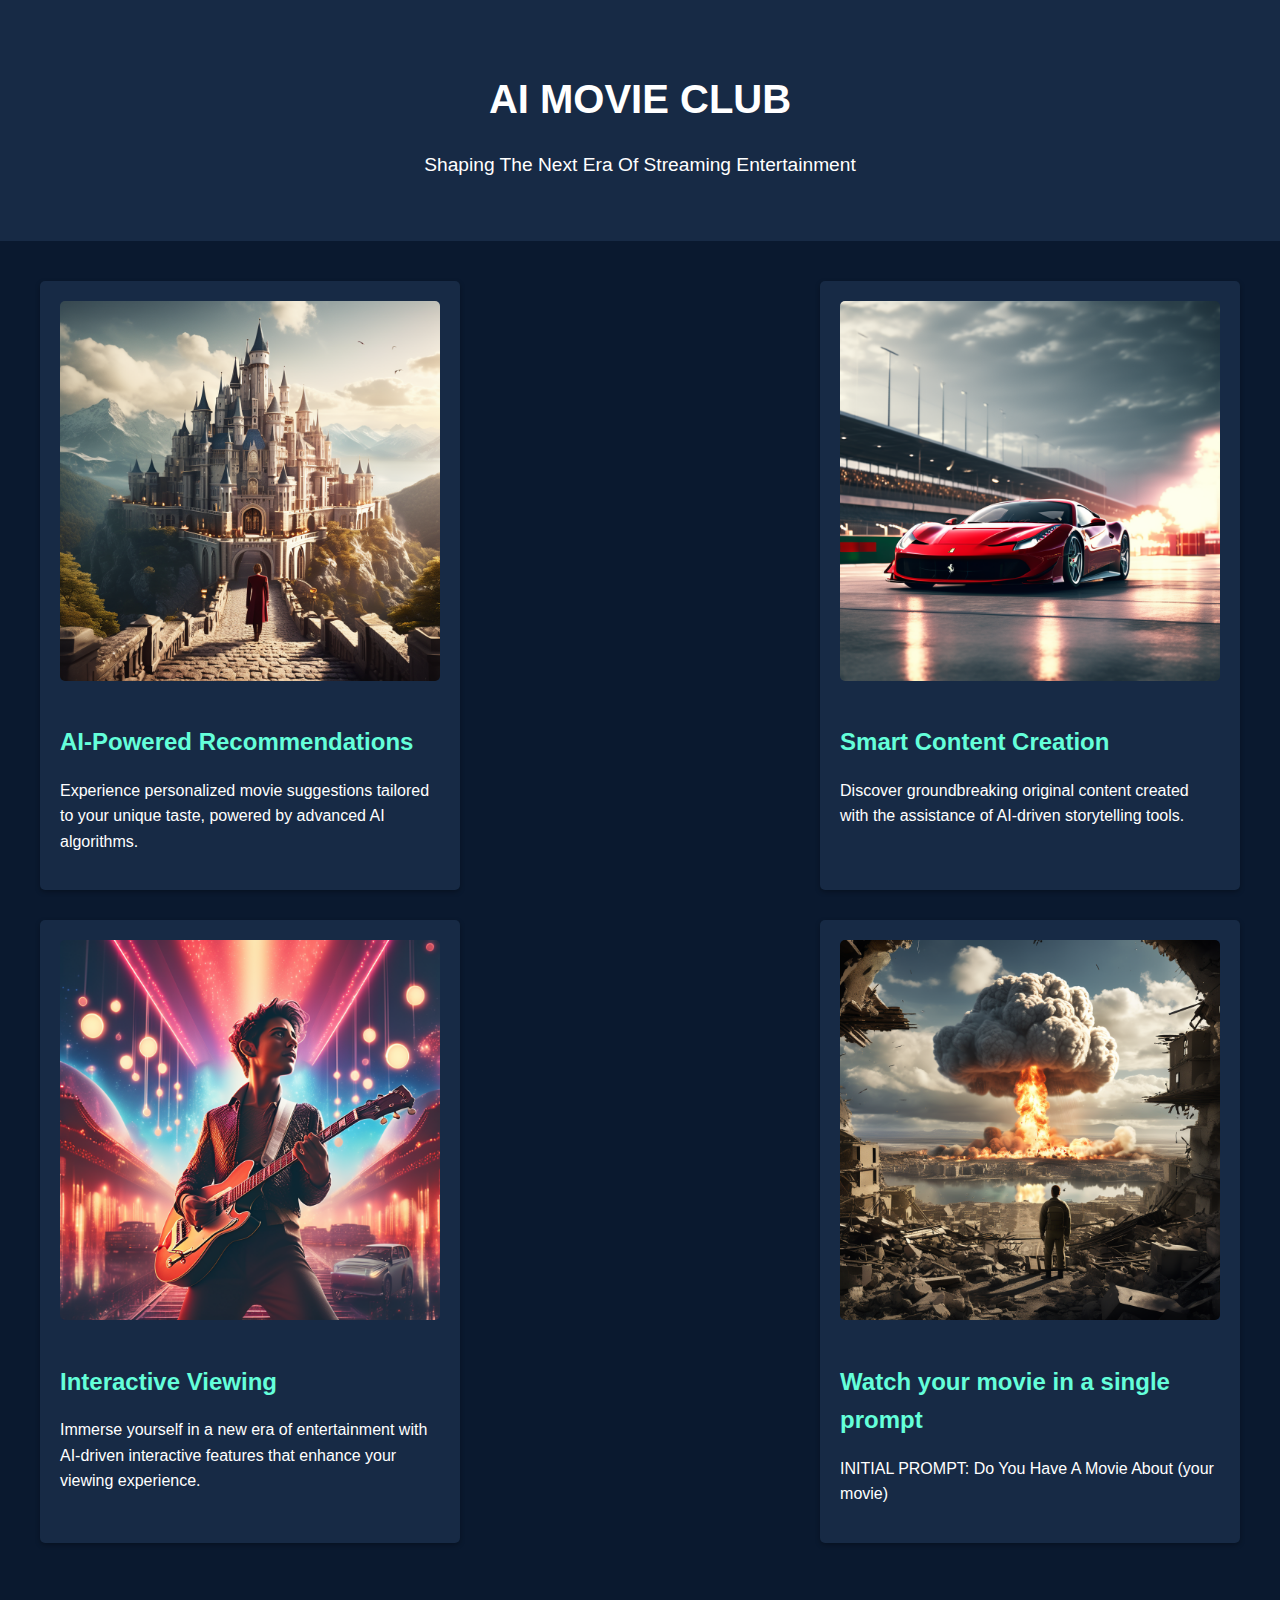
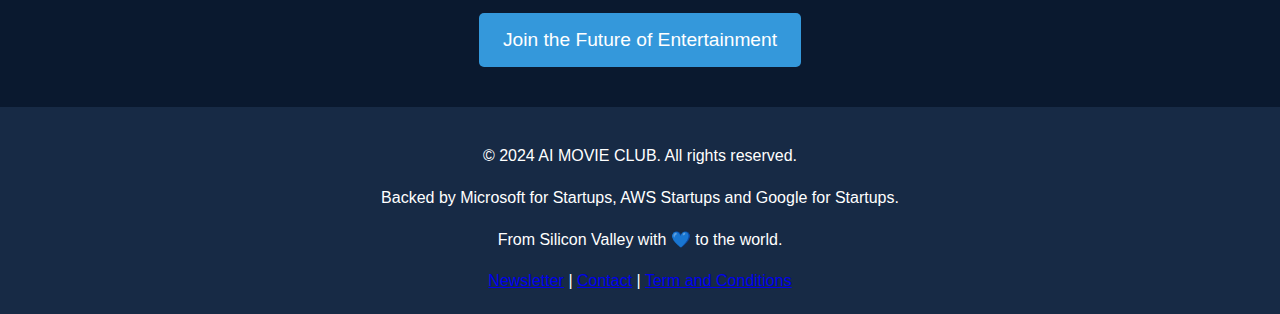
<file: index.html>
<!DOCTYPE html>
<html lang="en">
<head>
    <meta charset="UTF-8">
    <meta name="viewport" content="width=device-width, initial-scale=1.0">
    <title>AI MOVIE CLUB - Shaping The Next Era Of Streaming Entertainment</title>
    <link rel="icon" href="images for new web/profile.ico"
      <!-- Google Tag Manager -->
<script>(function(w,d,s,l,i){w[l]=w[l]||[];w[l].push({'gtm.start':
new Date().getTime(),event:'gtm.js'});var f=d.getElementsByTagName(s)[0],
j=d.createElement(s),dl=l!='dataLayer'?'&l='+l:'';j.async=true;j.src=
'https://www.googletagmanager.com/gtm.js?id='+i+dl;f.parentNode.insertBefore(j,f);
})(window,document,'script','dataLayer','GTM-PW7DR7Z9');</script>
<!-- End Google Tag Manager -->
    <style>
        body, html {
            margin: 0;
            padding: 0;
            font-family: Arial, sans-serif;
            line-height: 1.6;
            color: #fff;
            background-color: #0a192f;
        }
        .container {
            max-width: 1200px;
            margin: 0 auto;
            padding: 0 20px;
        }
        header {
            background-color: #172a45;
            text-align: center;
            padding: 40px 0;
        }
        h1 {
            font-size: 2.5em;
            margin-bottom: 10px;
        }
        .tagline {
            font-size: 1.2em;
            margin-bottom: 20px;
        }
        .features {
            display: flex;
            flex-wrap: wrap;
            justify-content: space-between;
            margin: 40px 0;
        }
        .feature {
            width: calc(33.33% - 20px);
            margin-bottom: 30px;
            background-color: #172a45;
            padding: 20px;
            border-radius: 5px;
            box-shadow: 0 2px 5px rgba(0,0,0,0.3);
        }
        .feature h2 {
            font-size: 1.5em;
            margin-bottom: 10px;
            color: #64ffda;
        }
        .feature img {
            width: 100%;
            height: auto;
            margin-bottom: 15px;
            border-radius: 5px;
        }
        .cta {
            text-align: center;
            margin: 40px 0;
        }
        .cta-button {
            display: inline-block;
            padding: 12px 24px;
            font-size: 1.2em;
            color: #fff;
            background-color: #3498db;
            text-decoration: none;
            border-radius: 5px;
            transition: background-color 0.3s ease;
        }
        .cta-button:hover {
            background-color: #2980b9;
        }
        footer {
            background-color: #172a45;
            text-align: center;
            padding: 20px 0;
            margin-top: 40px;
        }
        @media (max-width: 768px) {
            .feature {
                width: 100%;
            }
        }
    </style>
</head>
<body>
  <!-- Google Tag Manager (noscript) -->
<noscript><iframe src="https://www.googletagmanager.com/ns.html?id=GTM-PW7DR7Z9"
height="0" width="0" style="display:none;visibility:hidden"></iframe></noscript>
<!-- End Google Tag Manager (noscript) -->
    <header>
        <div class="container">
            <h1>AI MOVIE CLUB</h1>
            <p class="tagline">Shaping The Next Era Of Streaming Entertainment</p>
        </div>
    </header>

    <main class="container">
        <section class="features">
            <div class="feature">
                <img src="images for new web/a-cinematic-movie-about-castle.png" alt="AI-Powered Recommendations">
                <h2>AI-Powered Recommendations</h2>
                <p>Experience personalized movie suggestions tailored to your unique taste, powered by advanced AI algorithms.</p>
            </div>
            <div class="feature">
                <img src="images for new web/a-cinematic-movie-about-ferrari.png" alt="Smart Content Creation">
                <h2>Smart Content Creation</h2>
                <p>Discover groundbreaking original content created with the assistance of AI-driven storytelling tools.</p>
            </div>
            <div class="feature">
                <img src="images for new web/a-cinematic-movie-about-music.png" alt="Interactive Viewing">
                <h2>Interactive Viewing</h2>
                <p>Immerse yourself in a new era of entertainment with AI-driven interactive features that enhance your viewing experience.</p>
            </div>
            <div class="feature">
                <img src="images for new web/a-cinematic-movie-about-nucler-bomb.png" alt="Interactive Viewing">
                <h2> Watch your movie in a single prompt</h2>
                <p>INITIAL PROMPT: Do You Have A Movie About (your movie)</p>
            </div>
        </section>

        <section class="cta">
            <a href="newchat.html" class="cta-button">Join the Future of Entertainment</a>
        </section>
    </main>

    <footer>
        <div class="container">
            <p>&copy; 2024 AI MOVIE CLUB. All rights reserved.</p>
            <p>Backed by Microsoft for Startups, AWS Startups and Google for Startups.</p>
            <p>From Silicon Valley with 💙 to the world.</p>
            <nav>
                <a href="newsletter.html">Newsletter</a> |
                <a href="https://548255rah1t.typeform.com/to/zTOXyJ2d">Contact</a> |
                <a href="termandConditions.html">Term and Conditions</a>
            </nav>
        </div>
    </footer>

    <script>
        document.addEventListener('DOMContentLoaded', function() {
            const features = document.querySelectorAll('.feature');
            
            function isInViewport(element) {
                const rect = element.getBoundingClientRect();
                return (
                    rect.top >= 0 &&
                    rect.left >= 0 &&
                    rect.bottom <= (window.innerHeight || document.documentElement.clientHeight) &&
                    rect.right <= (window.innerWidth || document.documentElement.clientWidth)
                );
            }

            function handleScroll() {
                features.forEach(feature => {
                    if (isInViewport(feature)) {
                        feature.style.opacity = '1';
                        feature.style.transform = 'translateY(0)';
                    }
                });
            }

            window.addEventListener('scroll', handleScroll);
            handleScroll(); // Check initial state
        });
    </script>
</body>
</html>
</file>
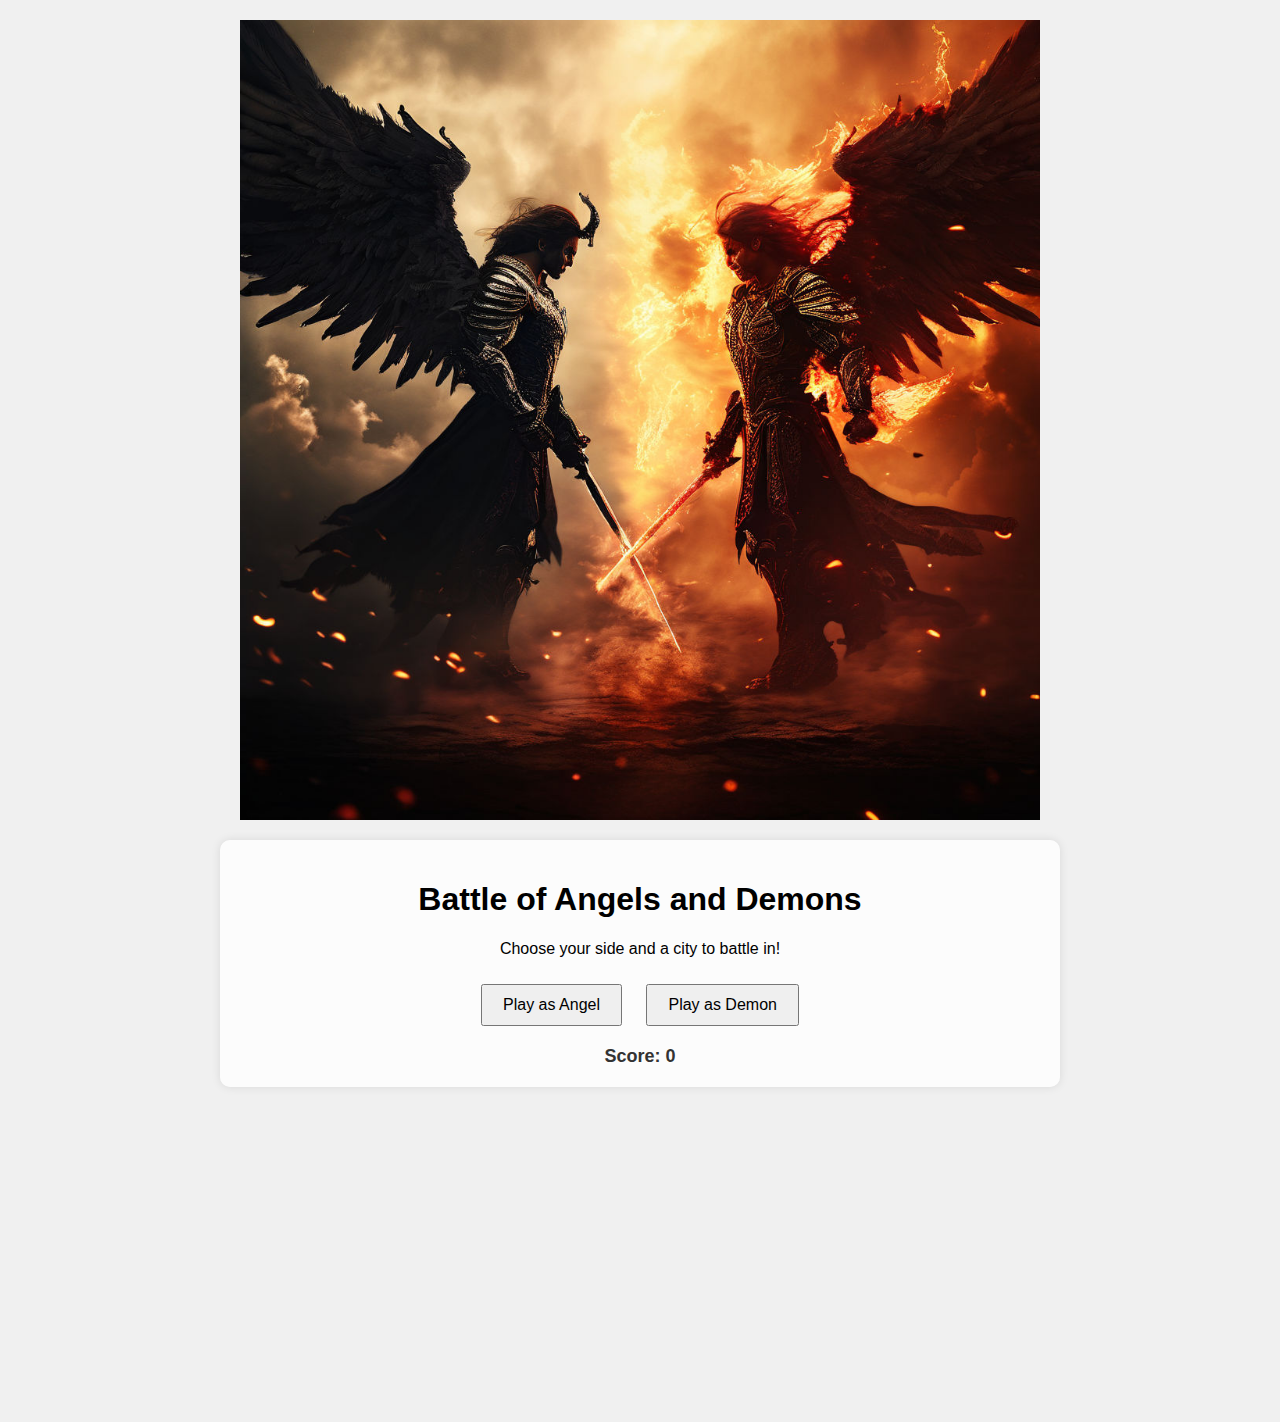
<file: game.html>
<!DOCTYPE html>
<html lang="en">
<head>
    <meta charset="UTF-8">
    <meta name="viewport" content="width=device-width, initial-scale=1.0">
    <title>Battle of Angels and Demons</title>
    <style>
        body {
            font-family: Arial, sans-serif;
            display: flex;
            flex-direction: column;
            align-items: center;
            margin: 0;
            padding: 20px;
            background-color: #f0f0f0;
        }
        #game-container {
            text-align: center;
            background-color: rgba(255, 255, 255, 0.8);
            padding: 20px;
            border-radius: 10px;
            box-shadow: 0 0 10px rgba(0,0,0,0.1);
            max-width: 800px;
            width: 100%;
        }
        button {
            margin: 10px;
            padding: 10px 20px;
            font-size: 16px;
            cursor: pointer;
        }
        #battle-area {
            display: none;
            position: relative;
            width: 100%;
            height: 400px;
            background-size: cover;
            background-position: center;
            margin-top: 20px;
            overflow: hidden;
        }
        #player, #enemy {
            position: absolute;
            width: 60px;
            height: 60px;
            background-size: contain;
            background-repeat: no-repeat;
            background-position: center;
            transition: left 0.1s ease-out;
        }
        #player {
            bottom: 10px;
            left: 50%;
            transform: translateX(-50%);
        }
        #enemy {
            top: 10px;
            left: 50%;
            transform: translateX(-50%);
        }
        .bullet {
            position: absolute;
            width: 10px;
            height: 10px;
            background-color: yellow;
            border-radius: 50%;
        }
        #score {
            margin-top: 10px;
            font-size: 18px;
            font-weight: bold;
            color: #333;
        }
    </style>
</head>
<body>
    <img src="battle between angels and demons.jpeg" alt="Battle of Angels and Demons Banner" style="width:100%; max-width:800px; height:auto; margin-bottom:20px;">
    
    <div id="game-container">
        <h1>Battle of Angels and Demons</h1>
        <p>Choose your side and a city to battle in!</p>
        <div id="side-selection">
            <button onclick="chooseSide('Angel')">Play as Angel</button>
            <button onclick="chooseSide('Demon')">Play as Demon</button>
        </div>
        <div id="city-selection" style="display: none;">
            <h2>Select a City:</h2>
            <select id="city-dropdown">
                <option value="New York">New York</option>
                <option value="Tokyo">Tokyo</option>
                <option value="London">London</option>
                <option value="Paris">Paris</option>
                <option value="Sydney">Sydney</option>
            </select>
            <button onclick="startBattle()">Start Battle</button>
        </div>
        <div id="battle-area">
            <div id="player"></div>
            <div id="enemy"></div>
        </div>
        <div id="score">Score: 0</div>
    </div>
    
 
        <iframe width="560" height="315" src="https://www.youtube.com/embed/L279FmOalRM?si=pNnB9ixg-C36_VBB" title="YouTube video player" frameborder="0" allow="accelerometer; autoplay; clipboard-write; encrypted-media; gyroscope; picture-in-picture; web-share" referrerpolicy="strict-origin-when-cross-origin" allowfullscreen></iframe>


    <script>
        let playerSide;
        let score = 0;
        let enemyInterval;
        let playerPosition = 50;
        let enemyPosition = 50;
        const moveSpeed = 5;

        const cityBackgrounds = {
            "New York": "newyork.jpeg",
            "Tokyo": "tokyo.jpeg",
            "London": "londonjpeg",
            "Paris": "paris.jpeg",
            "Sydney": "sydney.jpeg"
        };

        function chooseSide(side) {
            playerSide = side;
            document.getElementById('city-selection').style.display = 'block';
            document.getElementById('side-selection').style.display = 'none';
        }

        function startBattle() {
            const city = document.getElementById('city-dropdown').value;
            document.getElementById('city-selection').style.display = 'none';
            document.getElementById('battle-area').style.display = 'block';
            
            document.getElementById('battle-area').style.backgroundImage = `url('${cityBackgrounds[city]}')`;
            
            const playerImage = playerSide === 'Angel' ? "angelface.jpeg" : "demonface.jpeg";
            const enemyImage = playerSide === 'Angel' ? "demonface.jpeg" : "angelface.jpeg";
            
            document.getElementById('player').style.backgroundImage = `url('${playerImage}')`;
            document.getElementById('enemy').style.backgroundImage = `url('${enemyImage}')`;
            
            startEnemyMovement();
            document.addEventListener('keydown', movePlayer);
            document.addEventListener('click', shoot);
        }

        function movePlayer(event) {
            const player = document.getElementById('player');
            const battleArea = document.getElementById('battle-area');

            switch(event.key) {
                case 'ArrowLeft':
                    playerPosition = Math.max(0, playerPosition - moveSpeed);
                    break;
                case 'ArrowRight':
                    playerPosition = Math.min(100, playerPosition + moveSpeed);
                    break;
            }

            player.style.left = `${playerPosition}%`;
        }

        function shoot(event) {
            const bullet = document.createElement('div');
            bullet.className = 'bullet';
            const playerRect = document.getElementById('player').getBoundingClientRect();
            bullet.style.left = `${playerRect.left + playerRect.width / 2}px`;
            bullet.style.bottom = '70px';
            document.getElementById('battle-area').appendChild(bullet);

            const bulletInterval = setInterval(() => {
                const bulletRect = bullet.getBoundingClientRect();
                const enemyRect = document.getElementById('enemy').getBoundingClientRect();
                
                if (bulletRect.top <= enemyRect.bottom &&
                    bulletRect.right >= enemyRect.left &&
                    bulletRect.left <= enemyRect.right) {
                    clearInterval(bulletInterval);
                    bullet.remove();
                    score++;
                    document.getElementById('score').textContent = `Score: ${score}`;
                    if (score >= 10) {
                        endGame(true);
                    }
                } else if (bulletRect.top <= 0) {
                    clearInterval(bulletInterval);
                    bullet.remove();
                } else {
                    bullet.style.bottom = (parseInt(bullet.style.bottom) + 5) + 'px';
                }
            }, 20);
        }

        function startEnemyMovement() {
            let direction = 1;
            enemyInterval = setInterval(() => {
                enemyPosition += direction * moveSpeed / 2;
                
                if (enemyPosition <= 0 || enemyPosition >= 100) {
                    direction *= -1;
                }
                
                document.getElementById('enemy').style.left = `${enemyPosition}%`;
            }, 50);
        }

        function endGame(playerWon) {
            clearInterval(enemyInterval);
            document.removeEventListener('keydown', movePlayer);
            document.removeEventListener('click', shoot);
            alert(playerWon ? `Congratulations! You've won as a ${playerSide}!` : `Game Over! The ${playerSide === 'Angel' ? 'Demons' : 'Angels'} have prevailed.`);
        }
    </script>
</body>
</html>
</file>
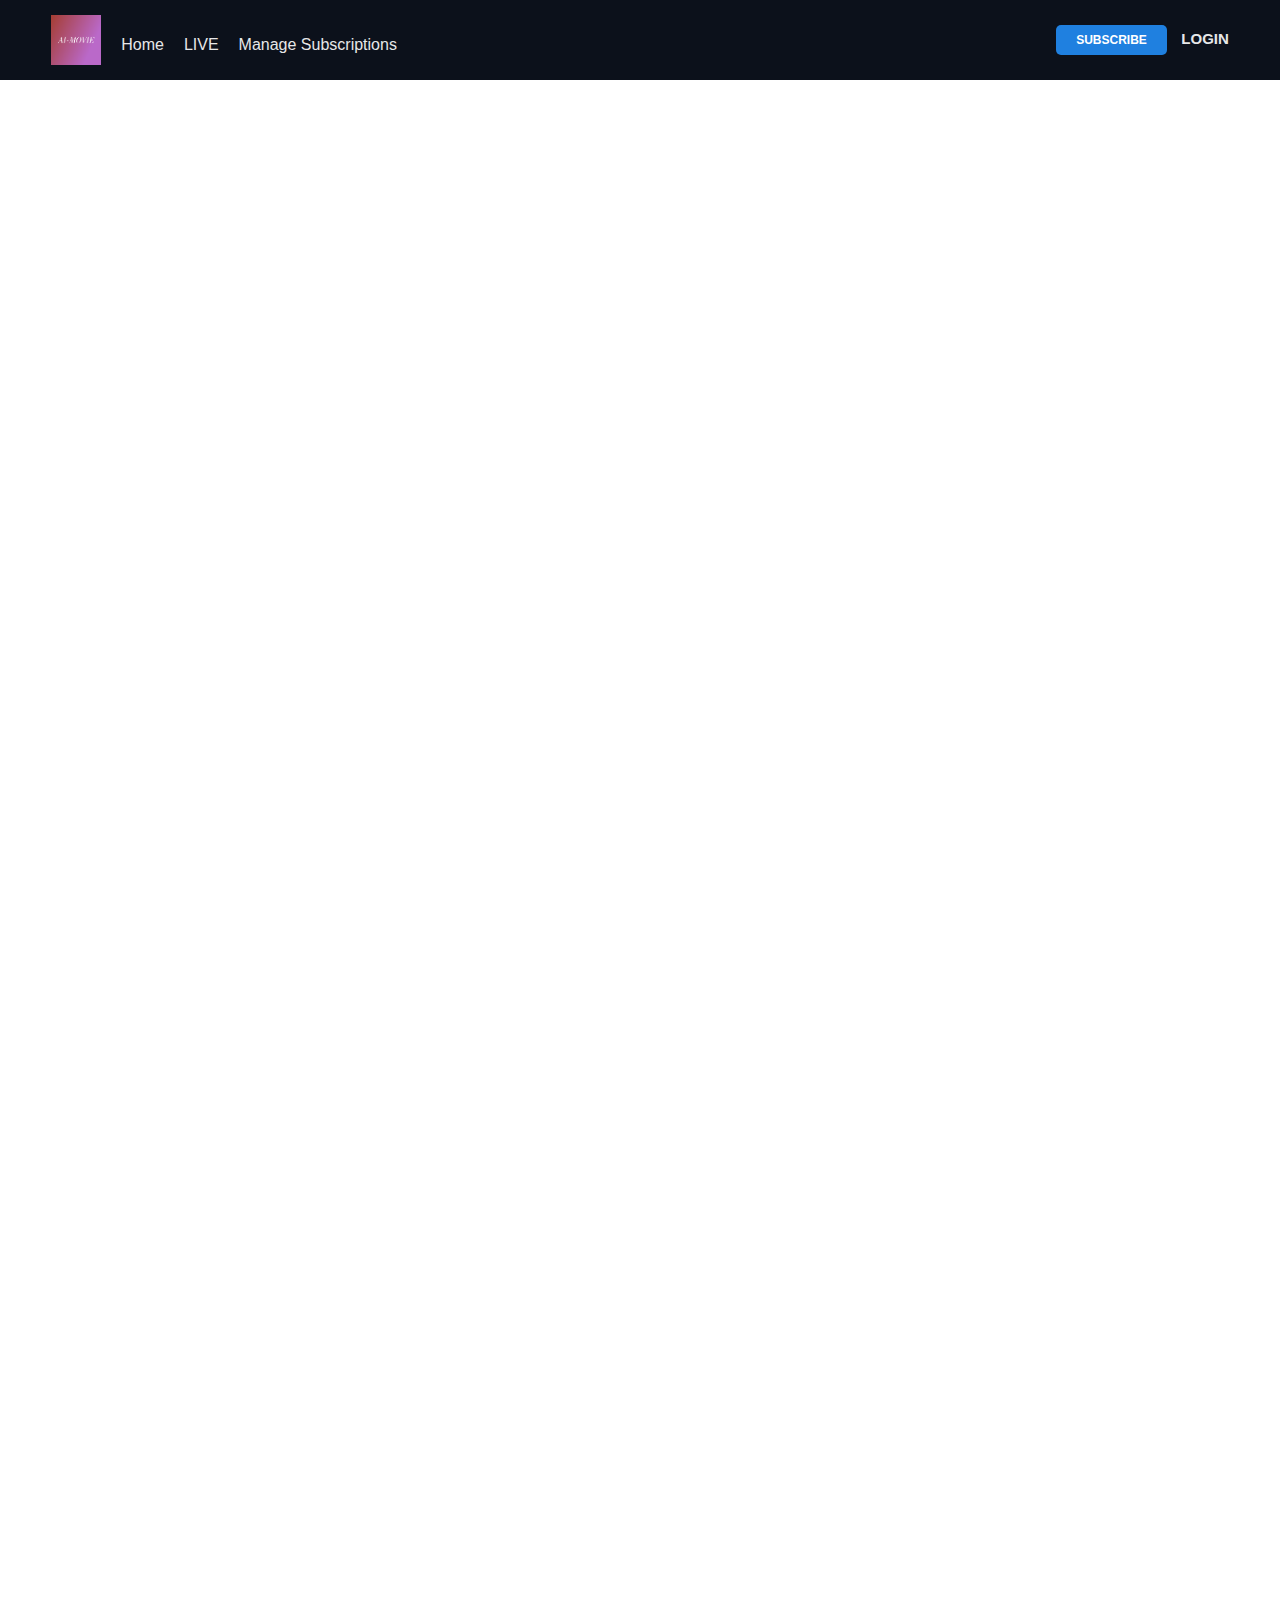
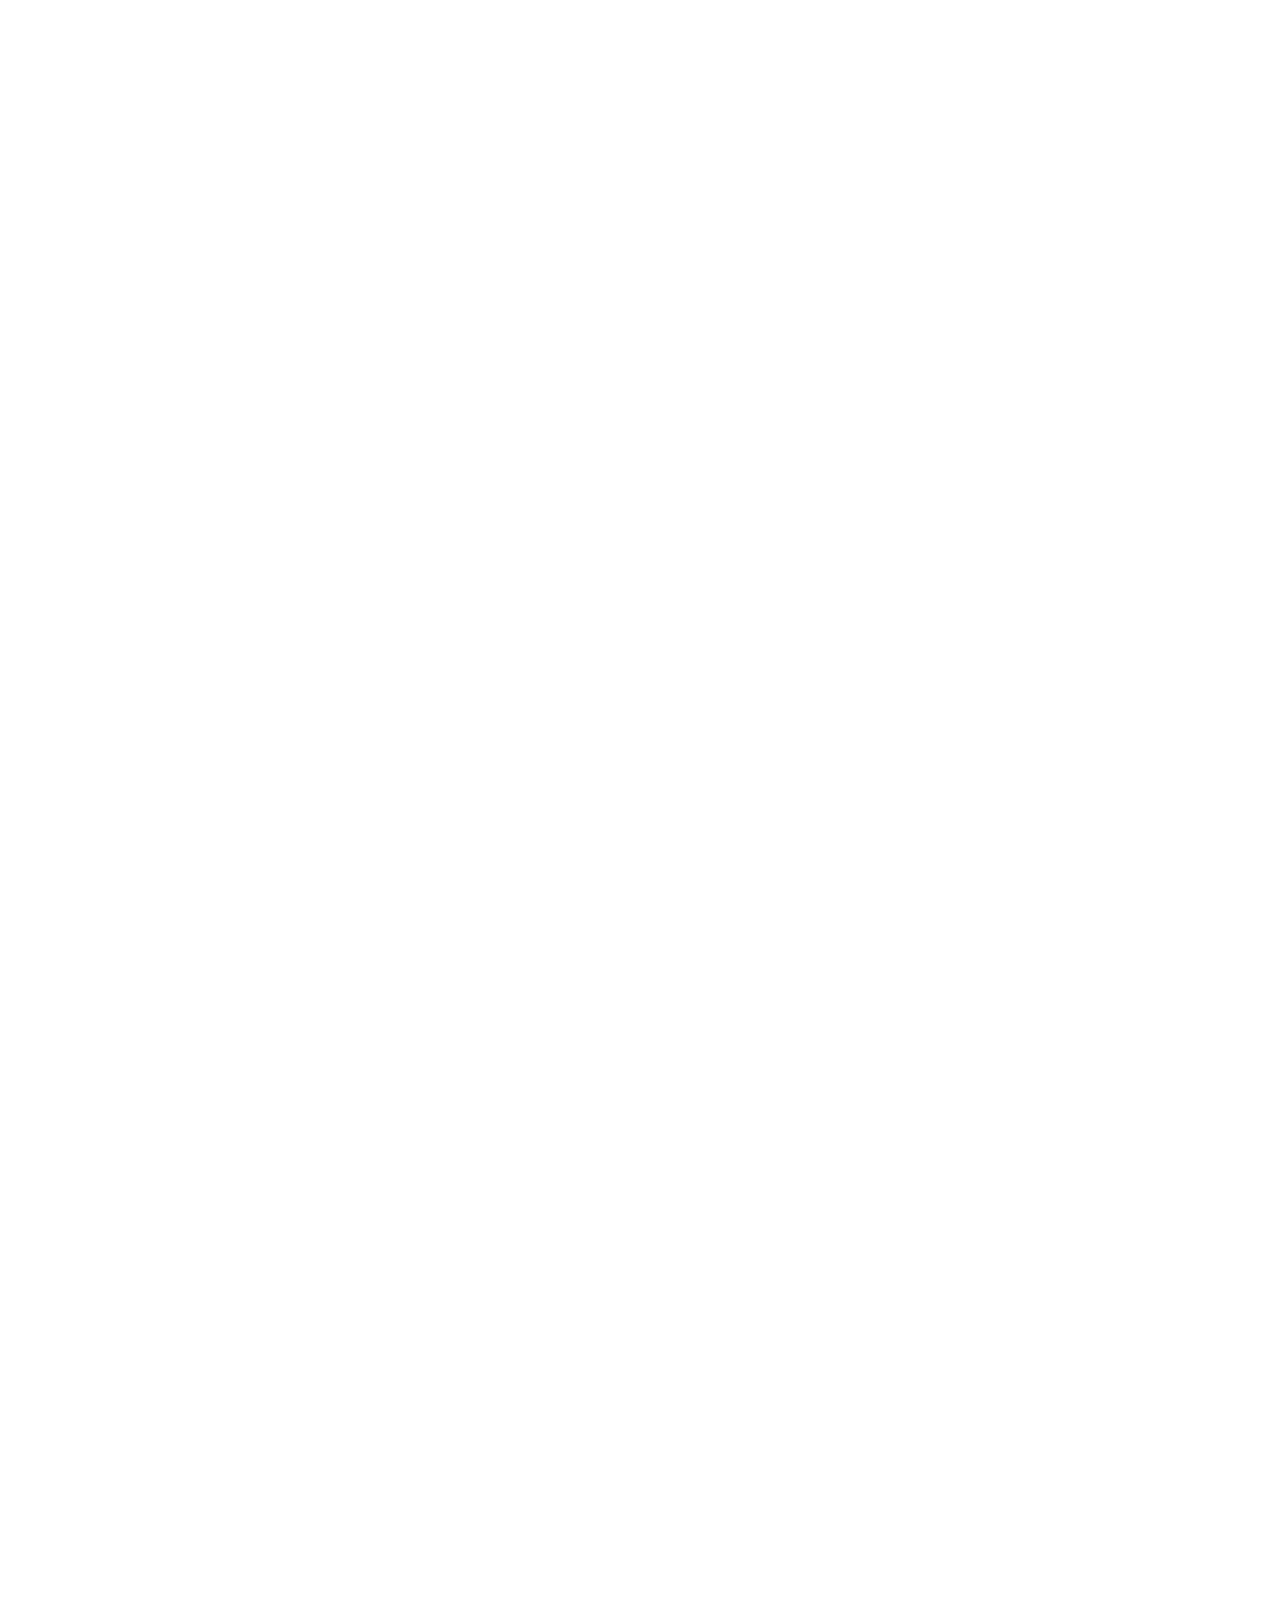
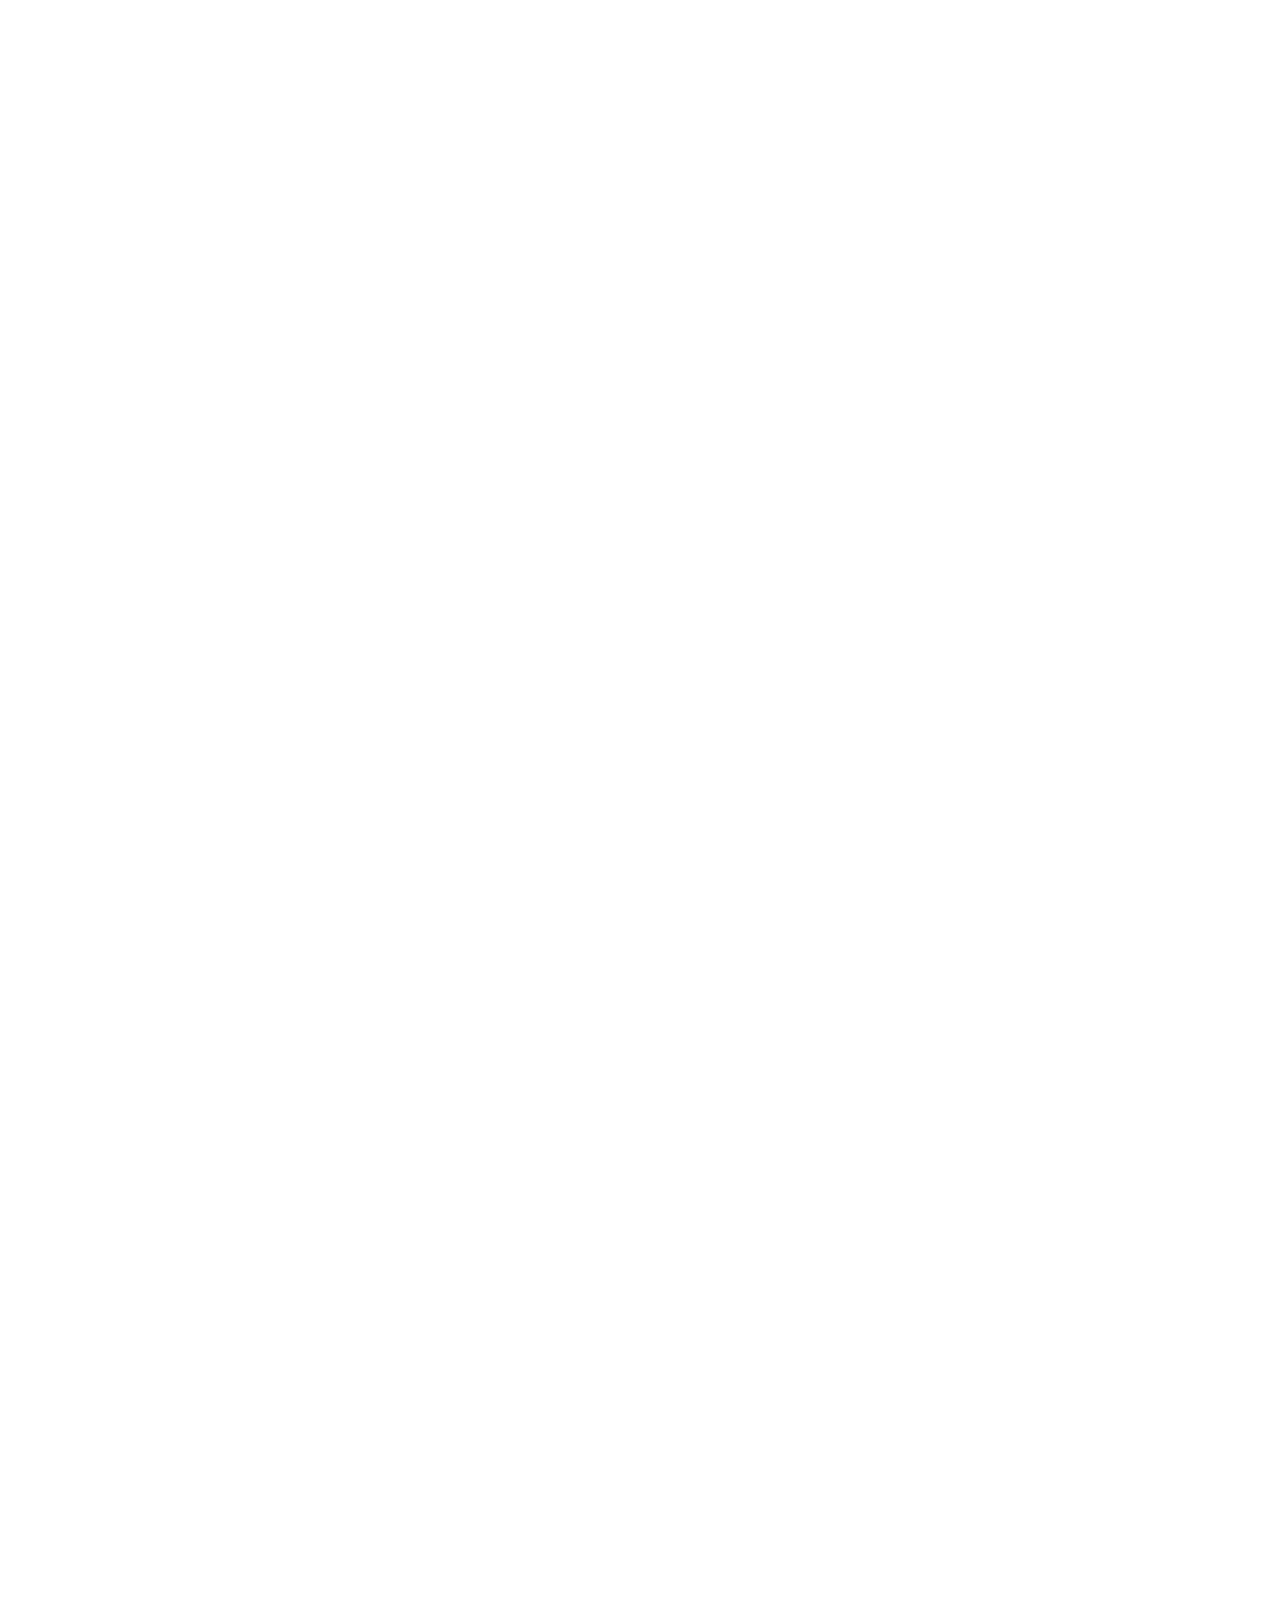
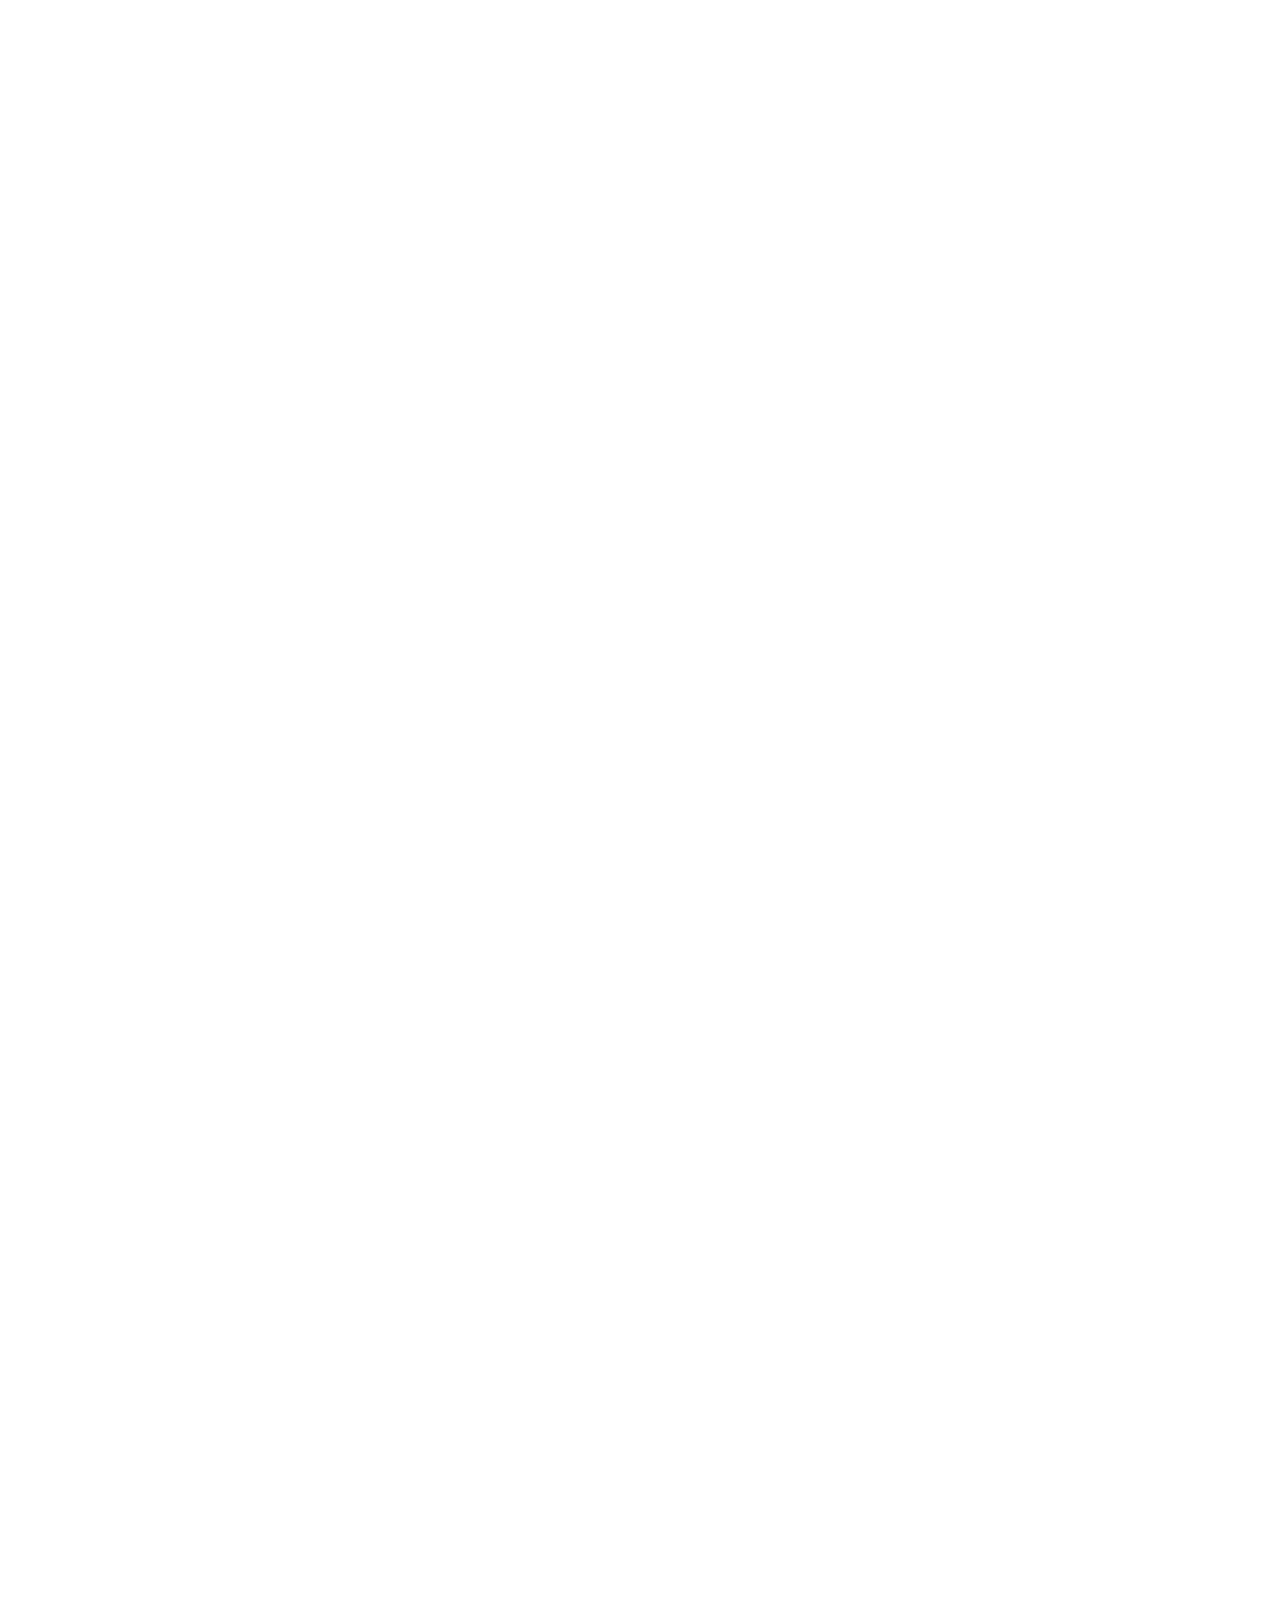
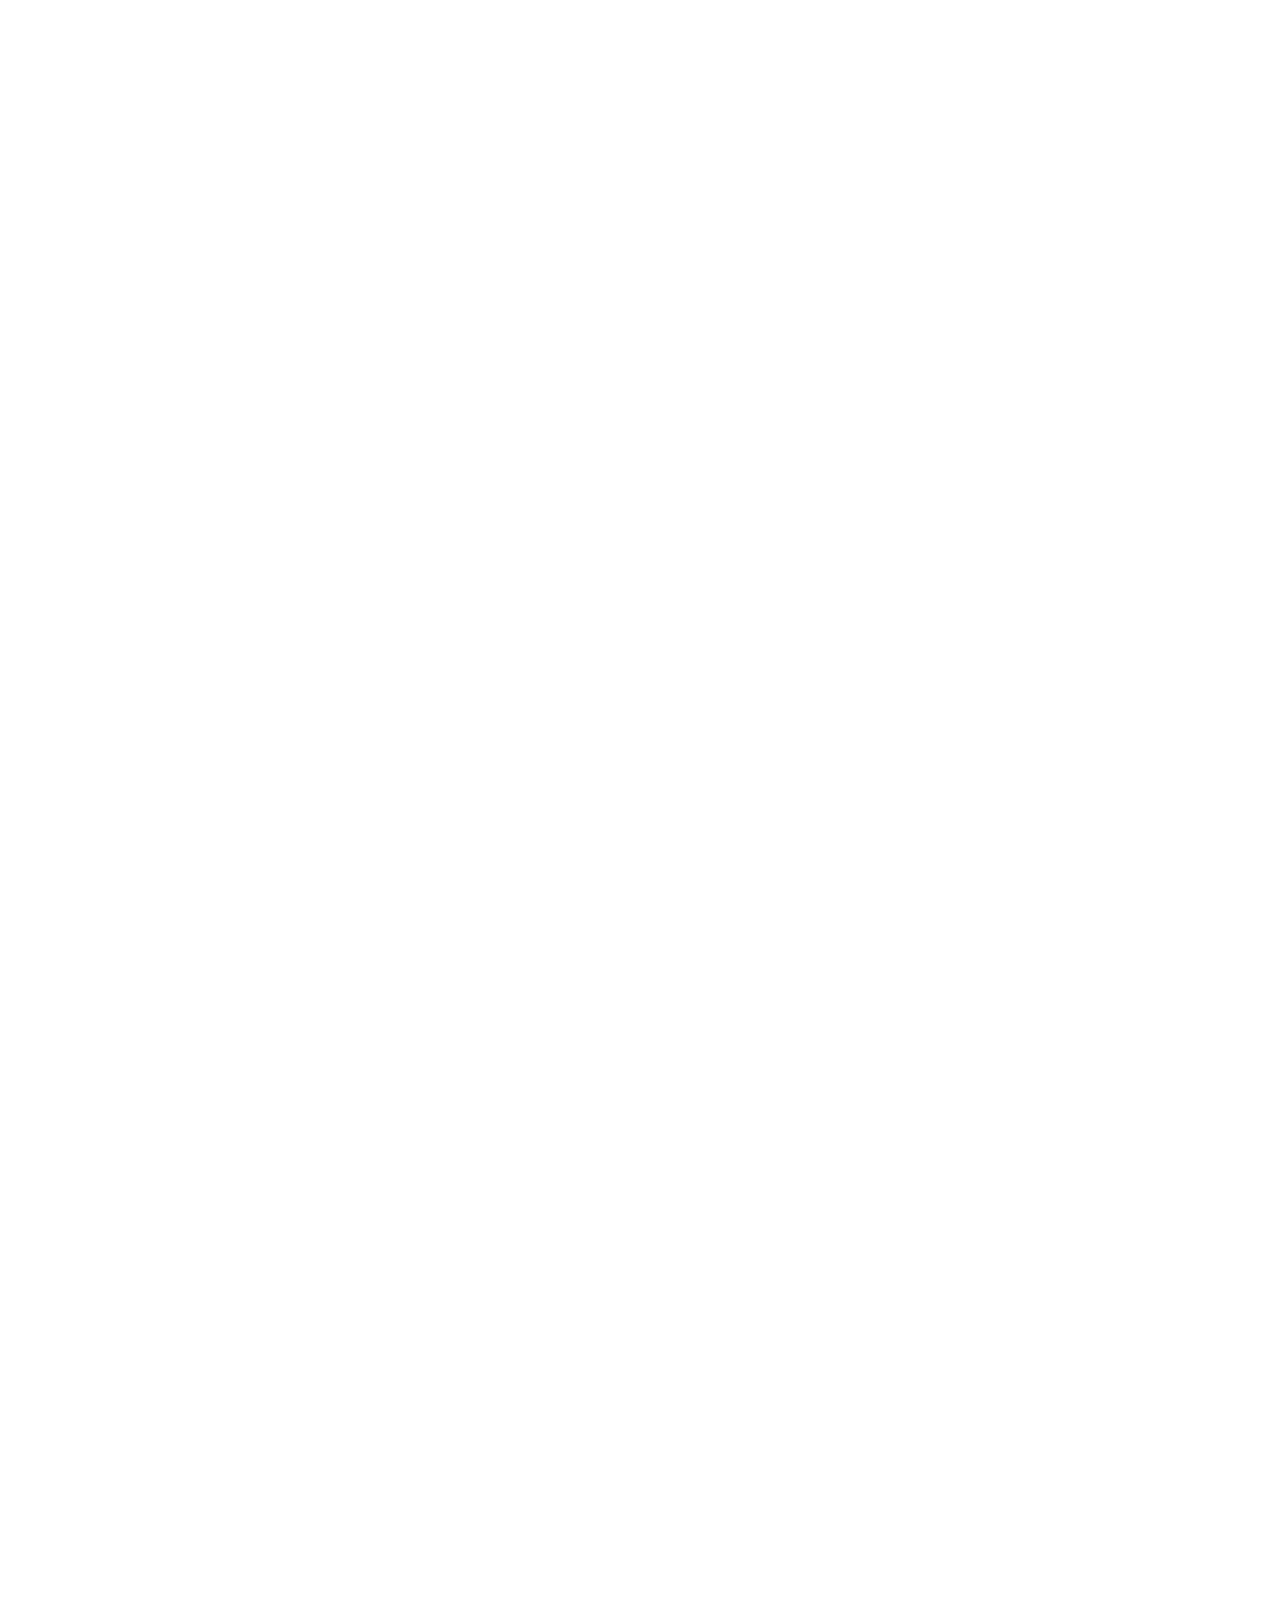
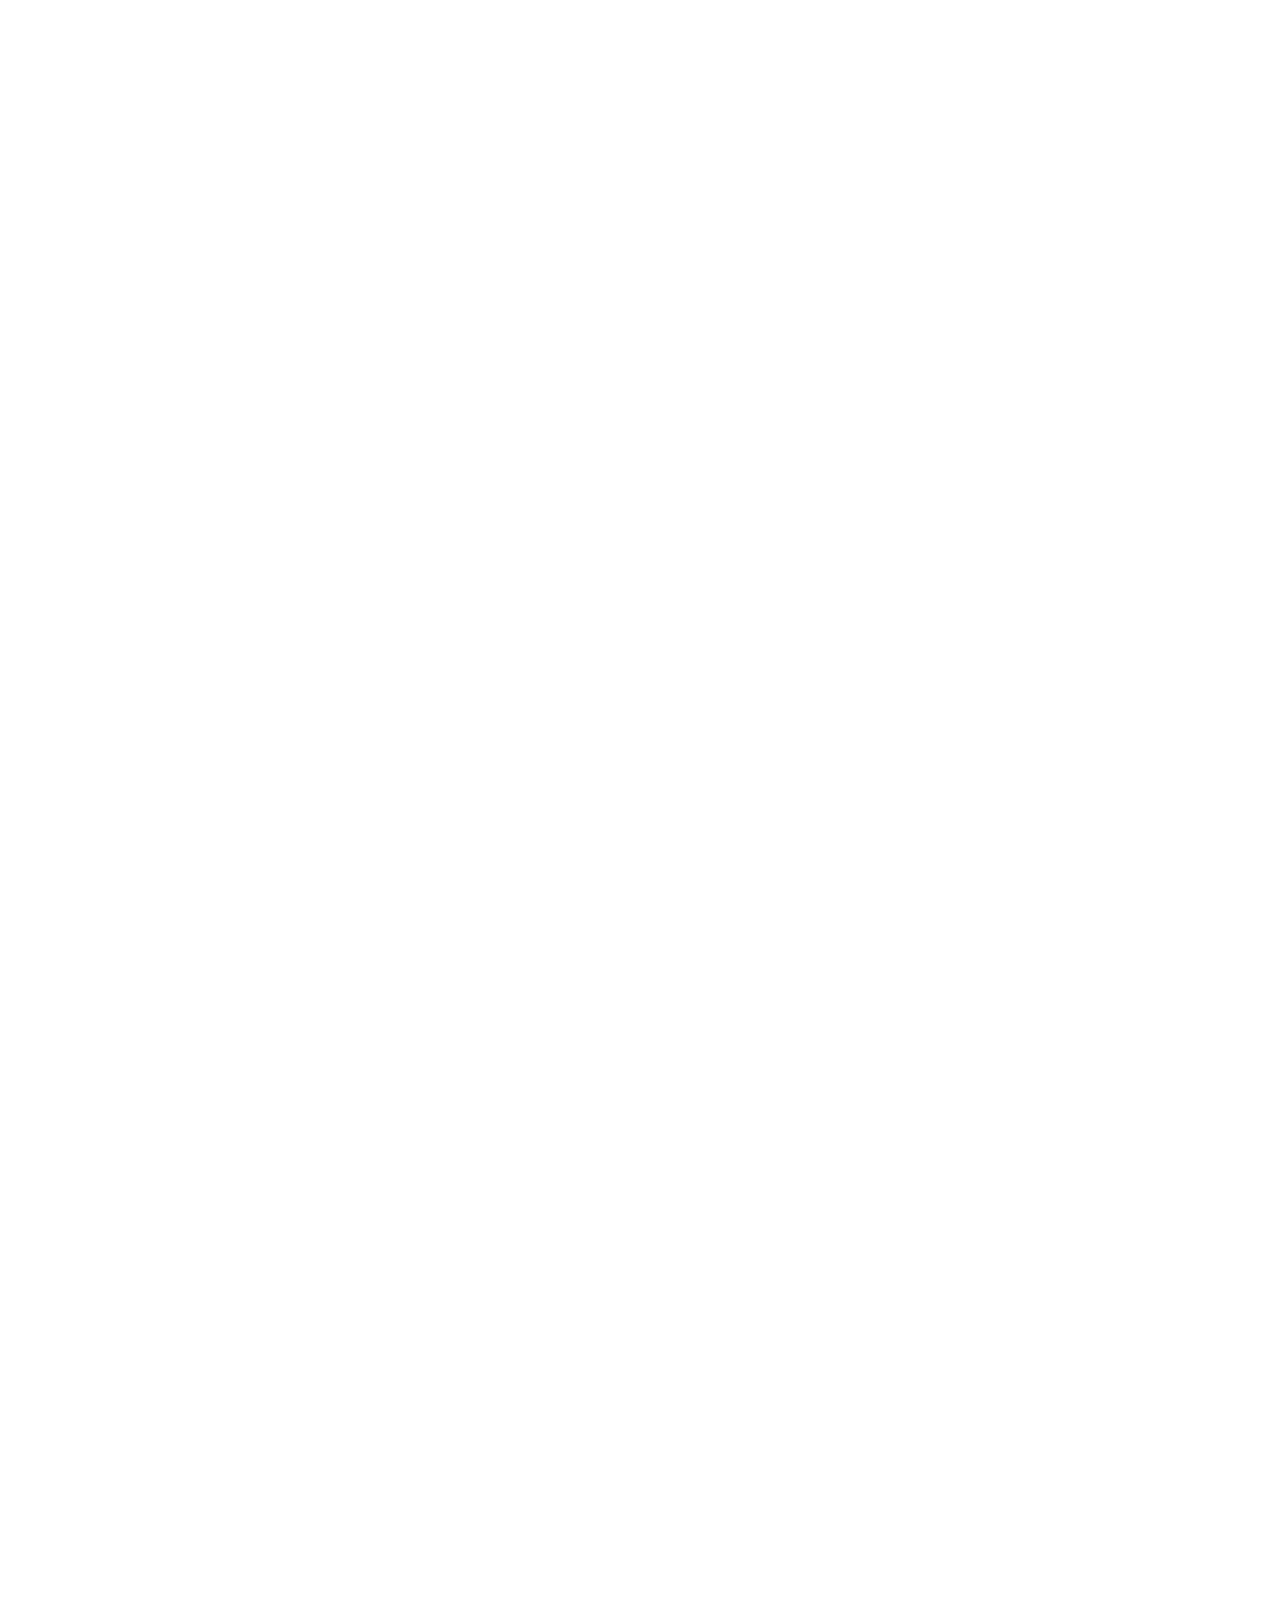
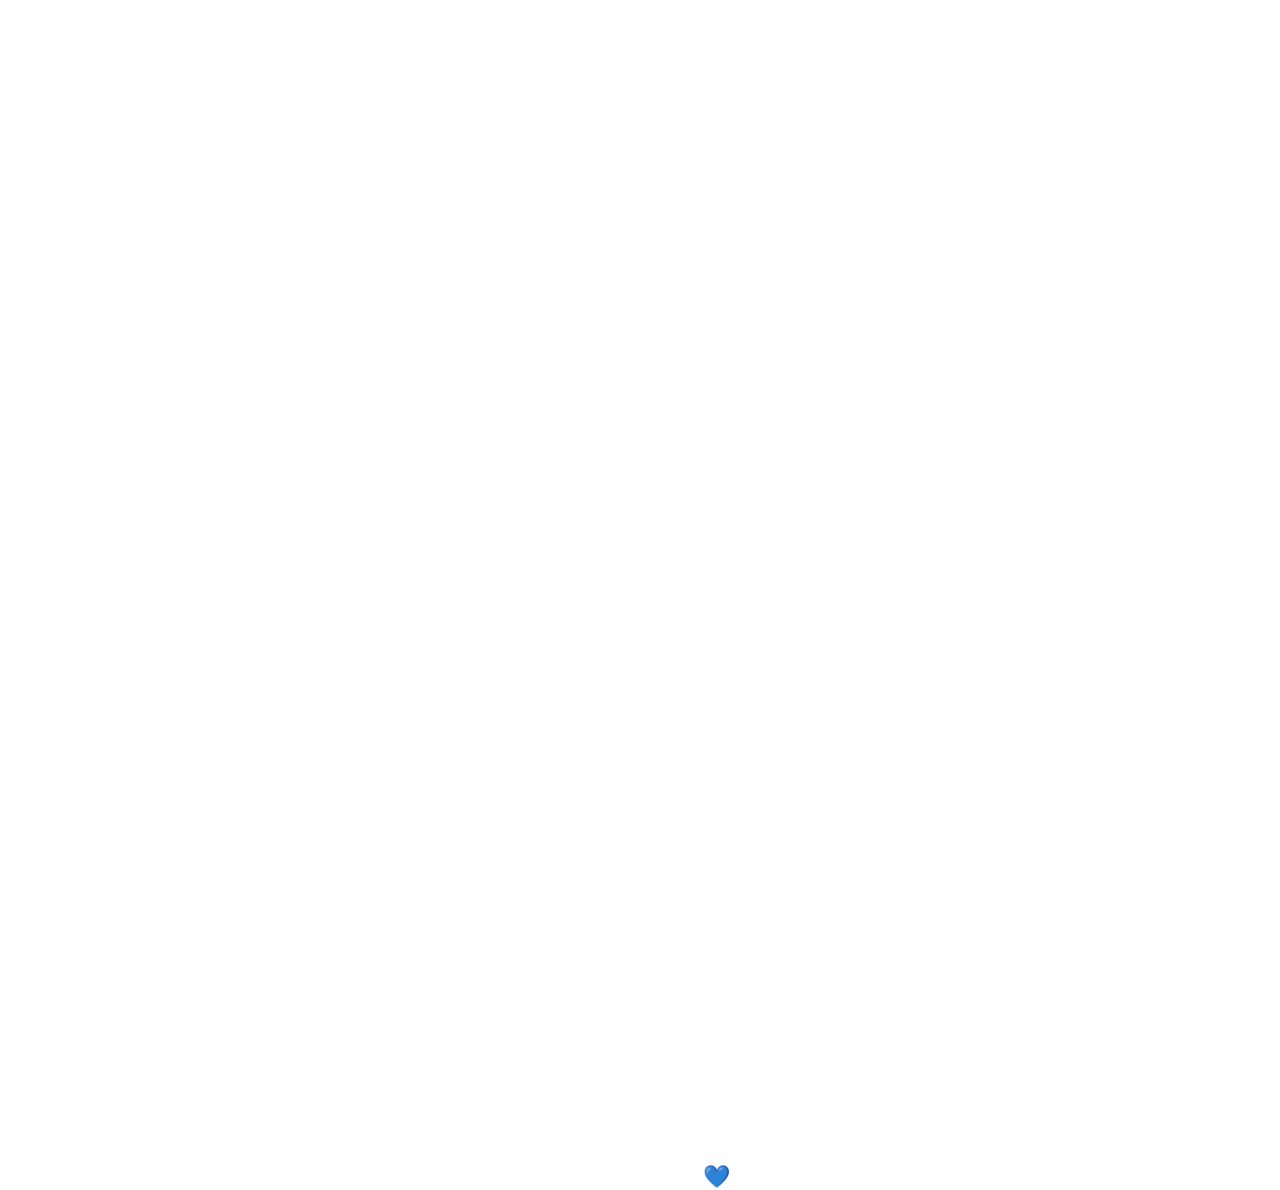
<file: termandConditions.html>
<!DOCTYPE html>
<html>
    <head>
        <meta charset="UTF-8">
        <meta name="viewport" content="width=device-width", initial-scale="1.8*">
        <title>AI MOVIE CLUB</title>
        <link rel="stylesheet" href="style.css"
        <link rel="icon" href="images for new web/profile.ico"
        
    </head>


                                 
    <body>
        <nav class="navbar">
            <img src="images for new web/profile.png" class="brand-logo" alt="">
            <ul class="nav-links">
                <li class="nav-items"><a href="index.html">Home</a></li>
                <li class="nav-items"><a href="live.html">LIVE</a></li>
                <li class="nav-items"><a href="chatbrowse.html">Manage Subscriptions</a></li>
                
            </ul>
        
            <div class="right-container">
                
                <a href="https://buy.stripe.com/eVaaF4diH1q72Bi14e"><button class="sub-btn">subscribe</button></a>
                <a href="#" class="login-link">login</a>
            </div>
        </nav>
        

     <div style="text-align:center;">
            <h1 class="title">Term and Conditiopns</h1>
             <h3 class="title">Declaración de privacidad

Esta Declaración de privacidad explica nuestras prácticas (y sus elecciones) con respecto a la recopilación, el uso y la divulgación de ciertos datos, incluida su información personal en relación con el servicio de AI-MOVIE CLUB.

Para ver nuestro Aviso de privacidad de la Ley de Privacidad del Consumidor de California (CCPA), haga clic en el enlace anterior.



Contacto

Si tiene preguntas generales sobre su cuenta o cómo ponerse en contacto con nuestro Servicio al Cliente para obtener asistencia, visite nuestro centro de ayuda online, en info@ai-movie.club. Si tiene alguna pregunta específica respecto de esta Declaración de privacidad, o nuestro uso de su información personal, de las cookies o de otras tecnologías similares, escriba a nuestro responsable de Protección de Datos o a la Oficina de Privacidad al email info@ai-movie.club. 

El responsable del tratamiento de los datos de su información personal es AI-MOVIE CLUB, INC. Tenga en cuenta que, si se comunica con nosotros para obtener ayuda, tanto por su seguridad como por la nuestra, podemos pedirle que autentique su identidad antes de atender su solicitud.



Recopilación de la información

Recibimos y almacenamos información sobre usted, incluida:

La información que usted nos proporciona: Recopilamos la información que usted nos brinda, que incluye:
su nombre, email, dirección, código postal, formas de pago, número de teléfono y otros identificadores que pueda utilizar (como un nombre en el juego). Esta información se recopila de diferentes maneras, entre ellas, cuando usted la introduce en nuestro servicio, al interactuar con nuestro servicio al cliente, o al participar en encuestas o promociones de marketing;
la información recopilada cuando usted elige proporcionar calificaciones o preferencias, configura las preferencias (en la sección “Cuenta” de nuestro sitio web) o nos brinda información mediante nuestro servicio o de otros medios.
La información que recopilamos automáticamente: Recopilamos información con relación a usted, el uso de nuestro servicio, sus interacciones con nosotros y nuestra publicidad, además de aquella información relacionada con su red, los dispositivos de red y su computadora o cualquier otro dispositivo compatible con AI-MOVIE CLUB que pudiera utilizar para acceder a nuestro servicio (como los sistemas de videojuegos, Smart TV, dispositivos móviles, decodificadores y otros dispositivos multimedia). Esta información incluye:
su actividad en el servicio de AI-MOVIE CLUB, como las selecciones de los títulos, las series vistas, las consultas de búsquedas y la actividad en los juegos de AI-MOVIE CLUB;
sus interacciones con emails y textos, y con nuestras notificaciones automáticas y canales de mensajería online;
detalles sobre sus interacciones con el servicio al cliente, como la fecha, hora, razón de la consulta, transcripciones de cualquier conversación en el chat y, si nos llama, su número de teléfono y grabaciones de las llamadas;
Id. del dispositivo u otros identificadores exclusivos, incluso para su red, los dispositivos de red y los dispositivos compatibles con AI-MOVIE CLUB en su red wifi;
identificadores de dispositivos reconfigurables (conocidos como identificadores de publicidad), como los usados en dispositivos móviles, tablets y reproductores multimedia que incluyan tales identificadores (consulte la sección “Cookies y publicidad de internet” más adelante para obtener más información);
características de software y dispositivo (como tipo y configuración), información de conexión, incluido el tipo (wifi, celular), estadísticas sobre visualización de páginas (por ejemplo, URL de referencia), direcciones IP (que nos pueden informar su ubicación general), datos del navegador e información de registro web estándar;
la información recopilada a través del uso de cookies, contadores de visitas a la web y otras tecnologías, incluidos los datos de publicidad (por ejemplo, información sobre la disponibilidad y entrega de anuncios, el URL del sitio, así como la fecha y la hora). (Consulte nuestra sección “Cookies y publicidad de internet” para obtener más información).
Información de socios: recopilamos información a través de otras empresas con las que usted tiene una relación (“Socios”). Entre estos Socios, podrían incluirse (según los servicios que use): su proveedor de servicios de internet o de TV, u otros proveedores de reproductores multimedia que ponen nuestro servicio a disposición en sus dispositivos; operadores de telefonía móvil u otras empresas que le proveen servicios y, asimismo, tramitan los pagos del servicio de AI-MOVIE CLUB y nos los hacen llegar o proporcionan promociones prepagadas para el servicio de AI-MOVIE CLUB; y proveedores de plataformas de asistentes de voz que permiten la interacción con nuestro servicio mediante comandos de voz. La información que los Socios nos brindan varía en función de la naturaleza de los servicios del Socio, y puede incluir:
consultas de búsquedas y comandos aplicables a AI-MOVIE CLUB que se realizan por medio de dispositivos de Socios o plataformas de asistentes de voz;
información de activación de servicio, como su dirección de email u otra información de contacto;
direcciones IP, Id. del dispositivo u otros identificadores exclusivos, como información de interfaz de usuario, facturación y promoción de prepago asociada, usados en la autenticación del usuario, la experiencia del registro del servicio de AI-MOVIE CLUB, el procesamiento del pago del Socio, y la presentación del contenido de AI-MOVIE CLUB a usted por medio de secciones de la interfaz de usuario del Socio.
La información que obtenemos de otras fuentes: También obtenemos información de otras fuentes. Protegemos esta información según las prácticas descritas en esta Declaración de privacidad, además de las restricciones adicionales impuestas por la fuente de los datos. Estas fuentes pueden variar, y suelen incluir:
proveedores de servicios que nos ayudan a identificar una ubicación según la dirección IP a fin de personalizar nuestro servicio y para otros usos conforme a esta Declaración de privacidad;
proveedores de servicios de seguridad que nos brindan información para asegurar nuestros sistemas, prevenir fraudes y ayudarnos a proteger la seguridad de las cuentas de AI-MOVIE CLUB;
proveedores de servicios de pago que nos brindan información de pago o saldos, o actualizaciones de esa información, a partir de su relación con usted;
proveedores de datos online y offline, que nos suministran datos demográficos agregados, sobre intereses y de publicidad online;
fuentes de dominio público, como las publicaciones no privadas de redes sociales y la información disponible por medio de bases de datos públicas que asocian las direcciones IP con los proveedores de servicios de internet (ISP);
servicios de terceros en los que usted ha iniciado sesión y que proporcionan funciones dentro de los juegos de AI-MOVIE CLUB, como el modo multijugador, las tablas de posiciones y las opciones para guardar el juego.
Uso de la información

Usamos la información recopilada para proporcionar, analizar, administrar, mejorar y personalizar nuestros servicios e iniciativas de marketing, para administrar las recomendaciones de miembros, para procesar su registro, solicitudes y pagos; y para comunicarnos con usted sobre este y otros temas. Por ejemplo, utilizamos dicha información para:

determinar la ubicación geográfica general donde se encuentra, ofrecerle contenidos traducidos, brindarle recomendaciones de películas y series que consideramos que le pueden interesar, determinar su ISP para brindarle apoyo en la solución de problemas de red (también utilizamos información agregada del ISP para fines operativos y comerciales), y ayudarnos a responder con mayor rapidez y eficiencia a las consultas y solicitudes;
coordinar con los Socios la forma de hacerles llegar el servicio de AI-MOVIE CLUB a los miembros y brindarles información a quienes no son miembros acerca de la disponibilidad del servicio de AI-MOVIE CLUB, según la relación específica que usted tenga con el Socio;
asegurar nuestros sistemas, prevenir fraudes y ayudarnos a proteger la seguridad de las cuentas de AI-MOVIE CLUB;
prevenir, detectar e investigar actividades potencialmente prohibidas o ilegales, como el fraude, y hacer cumplir nuestros términos (por ejemplo, determinar si resulta elegible para ofertas de suscripción de AI-MOVIE CLUB y determinar si a un dispositivo en particular se le permite usar la cuenta de conformidad con nuestros Términos de uso);
analizar y entender a nuestra audiencia, mejorar nuestro servicio (incluidas nuestras experiencias de IU y desempeño del servicio) y optimizar la selección de contenido, los algoritmos de recomendación y la entrega;
comunicarse con usted en relación con nuestro servicio, para poder enviarle noticias sobre AI-MOVIE CLUB, detalles sobre nuevas funciones, contenidos disponibles en AI-MOVIE CLUB, ofertas especiales, anuncios promocionales y encuestas para consumidores, y para ayudarlo con solicitudes operativas, como restablecer su contraseña. Estas comunicaciones podrían enviarse mediante diversos métodos, como el email, las notificaciones automáticas, los mensajes de texto, los canales de mensajería online y las comunicaciones por coincidencia de identificador (descritas a continuación). Consulte la sección “Sus opciones” en esta Declaración de privacidad para saber cómo configurar o cambiar sus preferencias de comunicación.
Nuestro sistema de recomendaciones hace todo lo posible para predecir lo que tendrá ganas ver cuando inicie sesión. Sin embargo, nuestro sistema de recomendaciones no infiere ni vincula información sociodemográfica (como el género o la raza) sobre usted. Tenemos un artículo de Ayuda que explica cómo funciona nuestro sistema de recomendaciones - spoilers: el mayor motivo de las recomendaciones es lo que realmente elige ver por medio de nuestro servicio. Puede leer el artículo en https://www.ai-movie.club/ 



Divulgación de la información

Divulgamos su información para determinados propósitos y a terceros, de la siguiente manera:

La familia de empresas de AI-MOVIE CLUB: Compartimos su información con la familia de empresas de AI-MOVIE CLUB (info@ai-movie.club) según sea necesario para: proveer acceso a nuestros servicios; proveer servicio al cliente; tomar decisiones sobre mejoras en el servicio y desarrollo de contenido; y para otras finalidades de acuerdo con lo descrito en la sección Uso de la información en esta Declaración de privacidad.
Proveedores de servicios: Usamos otras empresas, agentes o contratistas (“Proveedores de servicios”) para que presten servicios en nuestro nombre o para que nos ayuden en la prestación del servicio. Por ejemplo, contratamos Proveedores de servicios para ofrecer servicios de marketing, publicidad, comunicaciones, seguridad, infraestructura y servicios de TI, que personalizan y mejoran nuestro servicio, proporcionan información sobre cuentas bancarias o saldos, procesan las transacciones de las tarjetas de crédito y de otras formas de pago, brindan servicio al cliente, analizan y mejoran los datos (incluida la información relativa a la interacción de nuestros usuarios con nuestro servicio), y procesan y llevan a cabo nuestras encuestas al consumidor. En el transcurso de la prestación de dichos servicios, estos Proveedores de servicios pueden tener acceso a su información personal o de otro tipo. No les brindamos autorización para que usen o divulguen su información personal, a menos que esté relacionada con los servicios que proporcionan (lo que incluye el mantenimiento y la mejora de sus servicios).
Socios: Según lo antes descrito, usted podría estar relacionado con uno o más de nuestros Socios, en cuyo caso podríamos compartir cierta información con ellos a fin de coordinar la prestación del servicio de AI-MOVIE CLUB a los miembros y también la provisión de información acerca de la disponibilidad del servicio de AI-MOVIE CLUB. Por ejemplo, en función de los servicios de Socio que utilice, podríamos compartir información:
a fin de facilitar al Socio promociones de prepago o que pueda tramitar el pago del servicio de AI-MOVIE CLUB para hacérnoslo llegar;
con Socios encargados de plataformas de asistentes de voz que le permiten interactuar con nuestro servicio mediante comandos de voz;
para que el contenido y las funciones disponibles en el servicio de AI-MOVIE CLUB puedan aparecer como sugerencias para usted en la interfaz de usuario del Socio. Para los miembros, estas sugerencias son parte del servicio de AI-MOVIE CLUB y pueden incluir recomendaciones de visualización personalizadas.
Promociones: Podemos ofrecer promociones o programas conjuntos que requieran el intercambio de información con terceros como condición para participar. Al realizar este tipo de promociones, podremos compartir su nombre y otra información relacionada con la realización del incentivo. Tenga en cuenta que los terceros son responsables de sus propias prácticas de privacidad.
Protección de AI-MOVIE CLUB y otros: AI-MOVIE CLUB y sus Proveedores de servicios pueden divulgar información personal cuando nosotros consideremos o ellos consideren razonable que dicha divulgación sea necesaria para (a) cumplir con cualquier legislación aplicable, reglamentación, proceso legal o solicitud gubernamental correspondiente; (b) hacer cumplir términos de uso correspondientes, incluida la investigación de posibles infracciones; (c) detectar, prevenir o abordar actividades ilegales o presuntamente ilegales (incluidas las de pago fraudulento), problemas de seguridad o técnicos; o (d) proteger de daños contra los derechos, la propiedad o la seguridad de AI-MOVIE CLUB, sus usuarios o el público, según lo requiera o permita la ley.
Transferencias de negocios: En relación con una reorganización, reestructuración, fusión o venta, o cualquier otra transferencia de bienes, nosotros transferiremos la información, incluida la personal, a condición de que el destinatario se comprometa a respetar su información personal de conformidad con nuestra Declaración de privacidad.
Cuando compartamos información personal con otros países, nos aseguraremos de que dicha información se transfiera de acuerdo con esta Declaración de privacidad y con las leyes correspondientes sobre protección de datos.

Usted también puede elegir la divulgación de su información de las siguientes maneras:

ciertas áreas de nuestro servicio pueden incluir una herramienta que le permita compartir información por email, mensaje de texto y apps sociales o de otro tipo mediante los clientes y aplicaciones en su dispositivo inteligente;
plugins o complementos sociales y otras tecnologías similares que le permiten compartir información; y
a través de las funciones de los juegos de AI-MOVIE CLUB, como las opciones multijugador y las tablas de posiciones.
Las mismas redes sociales manejan estos plugins y estas apps, y están sujetos a sus términos de uso y políticas de privacidad. Del mismo modo, algunas de las funciones de los juegos de AI-MOVIE CLUB mencionadas anteriormente (como el modo multijugador, las tablas de posiciones y las opciones de guardado del juego) pueden requerir el uso de un servicio de terceros, que está sujeto a los términos de uso y la política de privacidad de dicho servicio.



Acceso a la cuenta y los perfiles

Función “Recordarme”: Para facilitar el acceso a su cuenta, puede usar la función “Recordarme en este dispositivo” cuando inicia sesión en el sitio web. Esta función usa tecnología que nos permite brindar acceso directo a la cuenta y ayudar a administrar el servicio de AI-MOVIE CLUB sin necesidad de solicitar una contraseña u otra identificación del usuario cada vez que el navegador accede al servicio.
Permitirles a terceros el acceso a su cuenta: Si comparte o permite que otros tengan acceso a su cuenta, podrán ver las series que ha visto, calificaciones, información de la cuenta (incluida su dirección de email u otra información de la sección “Cuenta” de nuestro sitio web) e información relacionada con el juego (como su nombre en el juego y el progreso del juego guardado). Esto es así incluso si usa nuestra función de perfiles. Es posible que tenga la opción de utilizar el inicio de sesión de cuenta transparente por medio de la app móvil de AI-MOVIE CLUB, que permite iniciar sesión en la app de AI-MOVIE CLUB en Smart TV, decodificadores y otros reproductores multimedia en la red wifi a la que está conectado. Si utiliza esa función, esos dispositivos permanecerán registrados en su cuenta a menos que luego cierre sesión en esos dispositivos.
Perfiles: Los perfiles permiten que cada usuario tenga su propia experiencia personalizada de AI-MOVIE CLUB, de acuerdo con las series y las películas que le interesen, además de historiales de visualización separados. Tenga en cuenta que los perfiles estarán disponibles para cualquiera que use su cuenta de AI-MOVIE CLUB, así que toda persona que tenga acceso a su cuenta de AI-MOVIE CLUB puede navegar, usar, editar o borrar los perfiles. Esto debe ser explicado a las otras personas que tengan acceso a su cuenta; si no desea que usen o modifiquen su perfil, asegúrese de que estén al tanto de dicha situación. A los usuarios de perfiles se les podría ofrecer la oportunidad de agregar una dirección de email, un número de teléfono u otra información al perfil y se les brindará aviso de la recopilación y el uso en el momento en que se requiera dicha información (se aplica el Aviso de privacidad del perfil (info@ai-movie.club.)). Disponemos de varios controles parentales, y puede obtener más información al respecto en nuestro artículo de ayuda en info@ai-movie.club.
Eliminar el acceso a su cuenta de AI-MOVIE CLUB: Para eliminar el acceso a su cuenta de AI-MOVIE CLUB desde sus dispositivos, visite la sección “Cuenta” de nuestro sitio web, elija “Cerrar sesión en todos los dispositivos”, y siga las instrucciones para desactivar sus dispositivos (tenga en cuenta que la desactivación puede no ser inmediata). Siempre que sea posible, los usuarios de dispositivos públicos o compartidos deben cerrar sesión al finalizar cada visita. Si vende o devuelve una computadora o un dispositivo listo para AI-MOVIE CLUB, debería cerrar sesión y desactivar el dispositivo antes de hacerlo. Si usted no mantiene de forma segura su contraseña o su dispositivo, o no cierra sesión o desactiva su dispositivo, los usuarios posteriores podrán acceder a la información de su cuenta, incluida su información personal.
Sus opciones

Email y mensajes de texto. Si ya no desea recibir ciertas comunicaciones nuestras por medio de email o mensaje de texto, simplemente acceda a las opciones de configuración de comunicaciones en la sección “Cuenta” de nuestro sitio web y quite la marca correspondiente para dejar de recibir emails. Alternativamente, haga clic en el enlace “No recibir emails” en el email o responda STOP (o como se le indique) al mensaje de texto. Tenga en cuenta que no podrá dejar de recibir determinados tipos de correspondencia vinculados con el servicio, como los mensajes relacionados con las transacciones de su cuenta.

Notificaciones automáticas. Puede optar por recibir las notificaciones automáticas móviles de AI-MOVIE CLUB. En ciertos sistemas operativos, se le inscribirá automáticamente en las notificaciones. Si posteriormente decide que ya no desea recibir estas notificaciones, puede utilizar las funciones de configuración de su dispositivo móvil para desactivarlas. También ofrecemos notificaciones automáticas en ciertos navegadores web. Si acepta recibir esas notificaciones y posteriormente decide que ya no desea recibirlas, puede utilizar las funciones de configuración de su navegador para desactivarlas.

WhatsApp. Si habilitó los mensajes de WhatsApp en relación con su cuenta o perfil de AI-MOVIE CLUB y ya no desea recibirlos, puede configurar WhatsApp para que los bloquee.

Anuncios basados en intereses. Los anuncios basados en intereses son anuncios online que se adaptan a sus posibles intereses, que se determinan a partir de su uso de diversas apps y sitios web en internet. Si usa un navegador, las cookies y los contadores de visitas a la web permiten recopilar información que ayuda a identificar sus intereses probables. Si usa un dispositivo móvil, una tablet o un reproductor multimedia que incluya un identificador de dispositivo reconfigurable, tal identificador sirve para identificar sus intereses probables. Para obtener más información sobre los anuncios basados en intereses de AI-MOVIE CLUB, consulte la sección “Cookies y publicidad de internet” (más adelante en este documento).

Comunicaciones por coincidencia de identificador. Algunos sitios de terceros y apps nos permiten enviarles a nuestros usuarios promociones online sobre nuestros títulos y servicios enviando un identificador de protección de privacidad al tercero. El identificador de protección de privacidad indica que convertimos la información original (como una dirección de email o un número de teléfono) en un valor a fin de evitar la divulgación de tal información. El tercero compara el identificador de protección de privacidad con los identificadores de su base de datos, y se establece una coincidencia solo si usted usó el mismo identificador (como una dirección de email) tanto con AI-MOVIE CLUB como con el tercero. Si hay una coincidencia, AI-MOVIE CLUB puede optar por enviarle una comunicación promocional específica a través de esa app o sitio de un tercero, y puede optimizar y medir mejor la efectividad de la publicidad online. En la sección “Comunicaciones de Marketing” de la página “Cuenta” de nuestro sitio web, puede elegir dejar de recibir mensajes.

Su información y sus derechos

Puede solicitar acceso a su información personal, o corregir o actualizar la información personal desactualizada o inexacta que tenemos sobre usted. También puede solicitar que eliminemos la información personal que tenemos sobre usted.

Cuando visite la sección “Cuenta” de nuestro sitio web, donde tiene la posibilidad de acceder y actualizar una amplia variedad de información acerca de su cuenta, incluida la información de contacto, su información de pago de AI-MOVIE CLUB y demás información relativa a su cuenta (como el contenido que ha visto y calificado). Tiene que haber iniciado sesión para acceder a la sección “Cuenta”.

Si es el titular de la cuenta, visite: https://www.aimovieclub.com/

para descargar una copia de su información personal (debe iniciar sesión para acceder a la sección “Cuenta”) y siga las instrucciones.

Para otras solicitudes, o si tiene alguna otra pregunta en relación con nuestras prácticas de privacidad, escriba a nuestro responsable de Protección de Datos o a la Oficina de Privacidad al email info@ai-movie.club. Para obtener más información sobre cómo acceder a su información, incluido nuestro proceso de verificación, consulte el siguiente artículo de ayuda: info@ai-movie.club. Para obtener información sobre la supresión, eliminación y retención de información, consulte el siguiente artículo de ayuda: info@ai-movie.club. Respondemos a todas las solicitudes de particulares que deseen ejercer sus derechos de protección de datos de conformidad con la legislación aplicable. Consulte también la sección “Sus opciones” de esta Declaración de privacidad para obtener opciones adicionales sobre su información.

Podemos rechazar solicitudes que no sean proporcionales o que la ley no exija, incluidas aquellas que resulten extremadamente poco prácticas, que puedan requerir un esfuerzo técnico desproporcionado o que podrían exponernos a riesgos operativos, como fraudes en las pruebas gratuitas. Podemos retener la información requerida o permitida por las leyes y regulaciones aplicables, incluso para cumplir con sus selecciones, para nuestros fines de facturación o registros, y para cumplir con los propósitos descritos en esta Declaración de privacidad. Tomamos las medidas razonables para destruir o anonimizar la información personal de forma segura una vez que ya no se la necesita.

Si usted es un consumidor de California, lea nuestro Aviso de privacidad de la Ley de Privacidad del Consumidor de California (CCPA) haciendo clic en el siguiente enlace info@ai-movie.club o simplemente desplácese hacia abajo.



Seguridad

Contamos con medidas administrativas, logísticas, físicas y de gestión razonables para proteger su información personal contra pérdidas, robos y acceso no autorizado, uso y modificación. Estas medidas tienen como objetivo brindar un nivel de seguridad adecuado a los riesgos de procesar la información personal. Lamentablemente, ningún sistema es 100 % seguro. De acuerdo con esto, no podemos garantizar la seguridad de su información personal.



Otros sitios web, plataformas y apps

El servicio de AI-MOVIE CLUB puede recibirse o utilizar funciones (como controles de voz) operadas por plataformas de terceros, o contener enlaces a sitios operados por terceros que pueden tener políticas respecto del tratamiento de información diferentes de las nuestras. Por ejemplo, usted puede acceder al servicio de AI-MOVIE CLUB por medio de plataformas como sistemas de videojuegos, Smart TV, dispositivos móviles, decodificadores y una variedad de dispositivos con conexión a internet. Estos sitios web y plataformas tienen sus propias políticas de privacidad y datos, declaraciones de privacidad, avisos y términos de uso, que le recomendamos leer con atención. Además, es probable que encuentre apps de terceros que interactúen con el servicio de AI-MOVIE CLUB.



Menores

Debe tener al menos 18 años para poder suscribirse al servicio de AI-MOVIE CLUB. Los menores solo pueden utilizar el servicio con la participación, supervisión y aprobación de un padre o tutor.



Cambios a esta Declaración de privacidad

Actualizaremos esta Declaración de privacidad cuando sea necesario, de acuerdo con los cambios en los requisitos legales, regulatorios u operativos. Avisaremos de tales cambios (incluida la información sobre la fecha de implementación) en conformidad con la ley. Si sigue utilizando el servicio de AI-MOVIE CLUB después de que las actualizaciones entren en vigor, se interpretará que ha leído y aceptado (según corresponda) los cambios. Si prefiere no reconocer o aceptar alguna de las actualizaciones de esta Declaración de privacidad, puede cancelar y dejar de usar el servicio de AI-MOVIE CLUB. Para saber cuándo fue la última actualización de esta Declaración de privacidad, consulte la sección “Última actualización” más abajo.

Cookies y publicidad de internet

Nosotros y nuestros Proveedores de servicios utilizamos cookies y otras tecnologías (como contadores de visitas a la web), además de identificadores de dispositivos reconfigurables, por diferentes razones. Queremos que esté informado sobre el uso que hacemos de estas tecnologías, de modo que esta sección explica los tipos de tecnología que usamos, cómo se comportan y cuáles son sus opciones de uso.

Cookies y tecnologías similares, contadores de visitas a la web e identificadores de dispositivos reconfigurables



Las cookies son pequeños archivos de datos que usualmente se almacenan en su dispositivo cuando navega y utiliza sitios web y otros servicios online. Utilizamos otras tecnologías, como almacenamiento en el navegador y plugins (por ejemplo, HTML5, IndexedDB y WebSQL). Al igual que las cookies, estas otras tecnologías pueden almacenar pequeñas cantidades de datos en su dispositivo. Los contadores de visitas a la web (también conocidos como “clear.gif” o “etiqueta de píxel”) a menudo funcionan junto con las cookies. En muchos casos, rechazar las cookies afectará la eficacia de los contadores de visitas a la web asociados con dichas cookies.



Si usa la app de AI-MOVIE CLUB en un dispositivo móvil, tablet o reproductor multimedia, es posible que recopilemos un identificador de dispositivo reconfigurable de su dispositivo. Los identificadores de dispositivos reconfigurables (también llamados identificadores de anuncios) son similares a las cookies y se encuentran en varios dispositivos móviles y tablets (por ejemplo, el “identificador para anunciantes”, o IDFA, de los dispositivos con Apple iOS y el “identificador de anuncios de Google” en los dispositivos con Android), y en algunos reproductores multimedia. Al igual que las cookies, los identificadores de dispositivos reconfigurables permiten ofrecer publicidad online más relevante y con fines analíticos y de optimización.

¿Por qué AI-MOVIE CLUB utiliza estas tecnologías?

Utilizamos este tipo de tecnologías por varias razones: para facilitar el acceso a nuestros servicios recordándole cuando regresa; para proporcionar, analizar, comprender y mejorar el uso de nuestros servicios; para hacer cumplir nuestros términos y prevenir el fraude; para mejorar el rendimiento del sitio, monitorizar el tráfico de visitantes y las acciones en nuestro sitio; y para entregar y personalizar nuestro marketing o publicidad; y para entender las interacciones con nuestros emails, marketing y anuncios online en sitios de terceros.

Para ayudarle a comprender mejor cómo utilizamos las cookies y los identificadores de dispositivos reconfigurables, consulte la información que aparece a continuación:

Cookies esenciales: Estas cookies son estrictamente necesarias para nuestro sitio web o servicio online. Por ejemplo, nosotros y nuestros Proveedores de servicio podemos usar estas cookies para autenticar e identificar a nuestros miembros cuando utilizan nuestros sitios web y apps, de modo que podamos proveerles nuestros servicios. Además, nos ayudan a aplicar nuestros Términos de uso, evitar fraudes y mantener la seguridad del servicio.
Cookies de rendimiento y funcionamiento: Estas cookies nos ayudan a personalizar y mejorar su experiencia online con AI-MOVIE CLUB. Por ejemplo, nos ayudan a recordar sus preferencias para que no tenga que volver a escribir la información ya provista (por ejemplo, durante el inicio de sesión). También utilizamos estas cookies para recopilar información (por ejemplo, páginas populares, tarifas de cambio, patrones de visualización, proporción de clics y otra información) sobre el uso que hacen los visitantes del servicio de AI-MOVIE CLUB, de modo que podamos mejorarlo y personalizarlo, así como nuestro sitio web, y llevar a cabo investigación de mercado. Si se borran estas cookies, el funcionamiento de nuestro servicio puede verse limitado.
Cookies de publicidad e identificadores de dispositivos reconfigurables: Estas cookies y estos identificadores de dispositivos reconfigurables utilizan información sobre su visita a este y otros sitios web o apps, y su respuesta a anuncios comerciales e emails, para presentar anuncios más relevantes para usted. Este tipo de anuncios comerciales se llama “publicidad basada en el interés del usuario”. Las cookies de anunciante asociadas con nuestro servicio pertenecen a nuestros Proveedores de servicio.
En relación con nuestro uso de estas tecnologías, algunos de los sitios web y apps en los que nos anunciamos, así como las empresas de tecnología publicitaria que utilizamos para comprar, entregar, optimizar y/o medir nuestros anuncios (en conjunto “Socios anunciantes”), pueden recibir información limitada de nosotros como parte de nuestra campaña de segmentación, medición y optimización (por ejemplo, los pasos completados en la suscripción y la visita al sitio o la información de apertura/instalación de apps).

Los usos comunes de este tipo de información tienen por objeto evaluar la efectividad y optimizar las campañas publicitarias, lo que les permite a los socios anunciantes ver cuando alguien que vio un anuncio luego se suscribió a nuestro servicio. Otro uso común es asegurarse de que no publicamos anuncios para conseguir suscriptores al servicio de AI-MOVIE CLUB si ya son usuarios de AI-MOVIE CLUB.Al mismo tiempo al registrarse nos das tu consentimiento para registrarte a nuestra newsletter The AI Times de manaera gratuita. Puedes desuscribirte a esta en cualqier momento. 

AI-MOVIE CLUB utiliza medidas contractuales y técnicas diseñadas para evitar que los socios anunciantes accedan a la información relativa a las selecciones específicas de títulos que usted realice, las URL a las que acceda o series que haya visto en nuestro servicio. No compartimos información sobre selecciones de títulos o las series que haya visto en nuestro servicio.

¿De qué modo puedo elegir estas tecnologías?

Para seleccionar las opciones respecto de las cookies

Para obtener más información sobre las cookies de nuestro sitio web, así como sobre otros tipos de rastreo online (incluida la recopilación de información hecha por terceros sobre sus actividades online a lo largo del tiempo y en todos los sitios web o servicios online de terceros para publicidad basada en el interés del usuario), y para tomar las decisiones correspondientes, envie un correo a info@ai-movie.club. Por el momento, no respondemos a las señales de “no rastrear” del navegador web.
Para seleccionar las opciones respecto de los identificadores de dispositivos reconfigurables

Para cancelar la suscripción a los anuncios basados en intereses de AI-MOVIE CLUB generados por un identificador de dispositivo reconfigurable de un dispositivo móvil, una tablet o un reproductor multimedia, modifique las opciones de configuración correspondientes en el dispositivo (generalmente en las secciones “Privacidad” o “Anuncios”). Es posible que siga viendo anuncios de AI-MOVIE CLUB en su dispositivo, pero no se adecuarán a sus intereses probables.
Para seleccionar las opciones respecto de los recursos de los programas de autorregulación

AI-MOVIE CLUB respalda los siguientes programas de autorregulación, que proporcionan opciones de privacidad adicionales para los anuncios basados en intereses:
En Estados Unidos: Digital Advertising Alliance (DAA)
Para seleccionar las opciones respecto de otras tecnologías

Existen varias maneras de elegir tecnologías similares a las cookies, como almacenamiento en el navegador y plugins (por ejemplo, HTML5, IndexedDB y WebSQL). Por ejemplo, muchos navegadores populares permiten eliminar los datos almacenados, usualmente en el área de configuración o preferencias; consulte la ayuda o el soporte de su navegador para obtener más información. En otras tecnologías, como el almacenamiento en Silverlight, los datos pueden eliminarse desde la app.
Aviso de privacidad de la Ley de Privacidad del Consumidor de California (CCPA)

Este Aviso de privacidad se aplica a los consumidores de California y complementa la Declaración de privacidad.

Información personal que recopilamos

Recopilamos información que identifica, está relacionada, describe, es razonablemente capaz de estar asociada, o podría estar razonablemente vinculada, directa o indirectamente, con un consumidor u hogar en particular (“información personal CCPA”). Hemos recopilado las siguientes categorías de información personal de los consumidores en los últimos doce (12) meses:

Identificadores: Los “identificadores” cubren una amplia gama de información, como nombre, dirección email, dirección postal, número de teléfono y dirección IP. Recopilamos cierta información personal de la CCPA que entra en esta categoría. Por ejemplo, para los suscriptores de streaming vamos a tener una dirección de email, información de pago (como la tarjeta de crédito), y para los clientes de DVD vamos a tener una dirección postal. Recopilamos las direcciones IP, los identificadores de los dispositivos que utiliza para conectarse y las características de las redes que utiliza cuando se conecta a nuestro servicio online. Estos tipos de identificadores están conectados a su cuenta de AI-MOVIE CLUB. También existen identificadores que utilizamos con fines publicitarios (identificadores de dispositivos reconfigurables, cookies publicitarias de terceros en nuestro sitio web) que no asociamos con su cuenta, pero que se pueden utilizar para llegar a usted con mensajes promocionales en otros sitios web y apps.
Características de las clasificaciones protegidas conforme la ley de California o la ley federal: Esto cubre una amplia gama de información como raza, sexo, estado civil, entre otras categorías protegidas. Recopilaremos este tipo de información sobre usted si decide participar en nuestras encuestas de investigación opcionales, o en otra actividad de investigación, como una entrevista personal o un panel. No recopilamos esta información cuando usted se registra para obtener el servicio de AI-MOVIE CLUB. 
Información comercial: Esto incluye la información sobre productos o servicios considerados, obtenidos o comprados.
Información sobre la actividad en internet u otra red electrónica: Ofrecemos servicios en línea, por lo que recopilamos información personal de la CCPA en esta categoría, así como sus interacciones con nuestro servicio.
Datos de geolocalización: Nuestros servicios en línea no recopilan datos de geolocalización precisos de los sensores de GPS. Sin embargo, sí recopilamos direcciones IP a partir de las cuales podemos determinar su ubicación general.
Información de audio, electrónica, visual, térmica, olfativa o similar: Es posible que recopilemos fotos, audios o videos de usted en ciertas circunstancias. Por ejemplo, si se comunica con el Servicio al Cliente, podemos grabar la llamada (grabación de voz).
Inferencias: Tenemos un sistema de recomendaciones que hace todo lo posible para predecir lo que usted tendrá ganas de ver cuando inicie sesión. Sin embargo, no tenemos una lista en nuestros sistemas de recomendación que incluya información socio-demográfica como “padre de familia al que le gustan las comedias románticas” o “mamá informada sobre economía que se muere por las películas de acción” o “solterón graduado de la escuela secundaria al que le gustan las casas diminutas”. Tenemos un artículo de Ayuda que explica cómo funciona nuestro sistema de recomendaciones - spoilers: el mayor motivo es lo que realmente elige ver por medio de nuestro servicio. Puede leer el artículo en https://www.ai-movie.club/.
Usos de la información personal de la CCPA

Utilizamos las categorías de información personal de la CCPA mencionadas anteriormente para los fines indicados en la sección Uso de la información de nuestra Declaración de privacidad. Para facilitar la consulta, repetimos esa sección a continuación: 

Usamos la información personal recopilada para proporcionar, analizar, administrar, mejorar y personalizar nuestros servicios e iniciativas de marketing, para procesar su registro, solicitudes y pagos; y para comunicarnos con usted sobre este y otros temas. Por ejemplo, utilizamos dicha información para: 

determinar la ubicación geográfica general donde se encuentra, ofrecerle contenidos traducidos, brindarle recomendaciones de películas y series que consideramos que le pueden interesar, determinar su proveedor de servicios de internet, y ayudarnos a responder con mayor rapidez y eficiencia a las consultas y solicitudes;
coordinar con los Socios la forma de hacerles llegar el servicio de AI-MOVIE CLUB a los miembros y brindarles información a quienes no son miembros acerca de la disponibilidad del servicio de AI-MOVIE CLUB, según la relación específica que usted tenga con el Socio; 
prevenir, detectar e investigar actividades potencialmente prohibidas o ilegales, como el fraude, y hacer cumplir nuestros términos (por ejemplo, determinar si resulta elegible para un período de prueba gratis);
analizar y entender a nuestra audiencia, mejorar nuestro servicio (incluidas nuestras experiencias de IU) y optimizar la selección de contenido, los algoritmos de recomendación y la entrega; 
comunicarse con usted en relación con nuestro servicio, para poder enviarle noticias sobre AI-MOVIE CLUB, detalles sobre nuevas funciones, contenidos disponibles en AI-MOVIE CLUB, ofertas especiales, anuncios promocionales y encuestas para consumidores, y para ayudarlo con solicitudes operativas, como restablecer su contraseña. Estas comunicaciones podrían enviarse mediante diversos métodos, como el email, las notificaciones automáticas, los mensajes de texto, los canales de mensajería online y las comunicaciones por coincidencia de identificador (descritas a continuación). Consulte la sección “Sus opciones” en esta Declaración de privacidad para saber cómo configurar o cambiar sus preferencias de comunicación.
Categorías de información personal de la CCPA divulgada con fines comerciales

Divulgamos las categorías de información personal de la CCPA, que se mencionan a continuación, para propósitos de negocios. (Consulte la sección Divulgación de información de nuestra Declaración de privacidad para obtener más detalles que puedan ser de su interés.)

Identificadores: Podemos divulgar los identificadores para fines comerciales con las siguientes categorías de terceros: Proveedores de servicios, socios, una entidad que se dedica a la transferencia de negocios, instituciones jurídicas o policiales, tribunales, gobiernos y organismos reguladores.
Características de las clasificaciones protegidas según la ley de California o la ley federal: Podemos divulgar este tipo de características para fines comerciales con las siguientes categorías de terceros: Proveedores de servicios, una entidad que se dedica a la transferencia/fusión de negocios, instituciones jurídicas o policiales, tribunales, gobiernos y organismos reguladores.
Información comercial: Podemos divulgar la información comercial para fines comerciales con las siguientes categorías de terceros: Proveedores de servicios, socios, una entidad que se dedica a la transferencia/fusión de negocios, instituciones jurídicas o policiales, tribunales, gobiernos y organismos reguladores.
Información sobre la actividad en internet u otra red electrónica: Podemos divulgar estos tipos de información comercial para fines comerciales con las siguientes categorías de terceros: Proveedores de servicios, socios, una entidad que se dedica a la transferencia/fusión de negocios, instituciones jurídicas o policiales, tribunales, gobiernos y organismos reguladores.
Datos de geolocalización: Podemos divulgar datos de geolocalización para fines comerciales con las siguientes categorías de terceros: Proveedores de servicios, socios, una entidad que se dedica a la transferencia/fusión de negocios, instituciones jurídicas o policiales, tribunales, gobiernos y organismos reguladores.
Información de audio, electrónica, visual, térmica, olfativa o similar: Podemos divulgar estos tipos de información para fines comerciales con las siguientes categorías de terceros: Proveedores de servicios, socios, una entidad que se dedica a la transferencia/fusión de negocios, instituciones jurídicas o policiales, tribunales, gobiernos y organismos reguladores.
Inferencias: Podemos divulgar estos tipos de datos para fines comerciales con las siguientes categorías de terceros: Proveedores de servicios, socios, una entidad que se dedica a la transferencia/fusión de negocios.
Fuentes de la información personal de la CCPA

Explicamos nuestras fuentes de información en la sección Recopilación de información de nuestra Declaración de privacidad. (Consulte esa sección para obtener más información que pueda ser de su interés.) Para facilitar la consulta, con respecto a la información personal de la CCPA, estas fuentes son las siguientes:

Usted (el consumidor) cuando nos proporciona información personal de la CCPA directamente, y cuando la recopilamos automáticamente en función de sus interacciones con nosotros (por ejemplo, por medio de su computadora u otro dispositivo compatible con AI-MOVIE CLUB que utilice para acceder a nuestro servicio (como sistemas de juegos, Smart TV, dispositivos móviles, decodificadores y otros reproductores multimedia);
Socios (otras empresas con las que tiene una relación). Entre estos Socios, podrían incluirse (según los servicios que use): su proveedor de servicios de internet o de TV, u otros proveedores de reproductores multimedia que ponen nuestro servicio a disposición en sus dispositivos; operadores de telefonía móvil u otras empresas que le proveen servicios y, asimismo, tramitan los pagos del servicio de AI-MOVIE CLUB y nos los hacen llegar; proveedores de plataformas de asistentes de voz que permiten la interacción con nuestro servicio mediante comandos de voz; los servicios de terceros en los que se ha registrado y que proporcionan funciones dentro de los juegos de AI-MOVIE CLUB, como el modo multijugador, las tablas de posiciones y las opciones de guardado del juego; y
Otras fuentes: proveedores de servicios que apoyan nuestro negocio, incluidos los proveedores de servicios de seguridad y de pago, y fuentes públicas, específicamente, las publicaciones públicas en plataformas de redes sociales; información sobre proveedores de servicios de internet (ISP) utilizados por los miembros para acceder a AI-MOVIE CLUB por medio de bases de datos públicas que asocian direcciones IP con ISP.
Sus derechos según la CCPA

Usted tiene el derecho de solicitar que divulguemos: qué categorías y elementos específicos de información personal de la CCPA se han recopilado sobre usted; las categorías de fuentes de las cuales se recopila información personal de la CCPA; nuestro propósito comercial o de negocios para recopilar, usar o divulgar información personal de la CCPA; las categorías de terceros con quienes compartimos información personal de la CCPA; las categorías de información personal de la CCPA que divulgamos sobre usted para fines de negocios. No vendemos información personal.
Tiene derecho a recibir una copia de la información personal específica de la CCPA que hemos recopilado sobre usted.
Tiene derecho a la eliminación de su información personal de la CCPA, sujeto a excepciones conforme la CCPA.
Tiene derecho a no recibir un trato discriminatorio por ejercer cualquiera de sus derechos de la CCPA. No lo discriminaremos solo por el ejercicio de sus derechos de la CCPA.
Usted puede hacer valer estos derechos solo cuando recibimos una solicitud formal de su parte. Para obtener información sobre cómo ejercer sus derechos, consulte la sección info@ai-movie.cluba continuación.

Si usted es un consumidor conforme la CCPA y desea contactarnos a través de un agente autorizado, el agente autorizado puede presentar una solicitud en su nombre en info@ai-movie.club junto con una declaración firmada por usted que certifica que el agente está autorizado a actuar en su nombre. Con el fin de verificar la solicitud y su identidad, podemos pedirle que verifique su identidad. Para obtener más información sobre cómo acceder a su información, incluido nuestro proceso de verificación, consulte el siguiente artículo de ayuda: info@ai-movie.club.

Si usted no tiene una cuenta de AI-MOVIE CLUB, es posible que no podamos responder a las solicitudes de ejercicio de los derechos conforme la CCPA, incluido el derecho a conocer o eliminar la información personal de la CCPA. Debido a que solo recopilamos información limitada sobre las personas que no tienen una cuenta, no podemos verificar las solicitudes de las personas que no tienen una cuenta con el estándar requerido por la CCPA.


</h3>
           
<footer>
    <h3 class="title">&copy; 2023 AI MOVIE CLUB.</h3>
    <h3 class="title">From Silicon Valley with 💙 to the world.</h3>
</footer>

</html>
</file>
